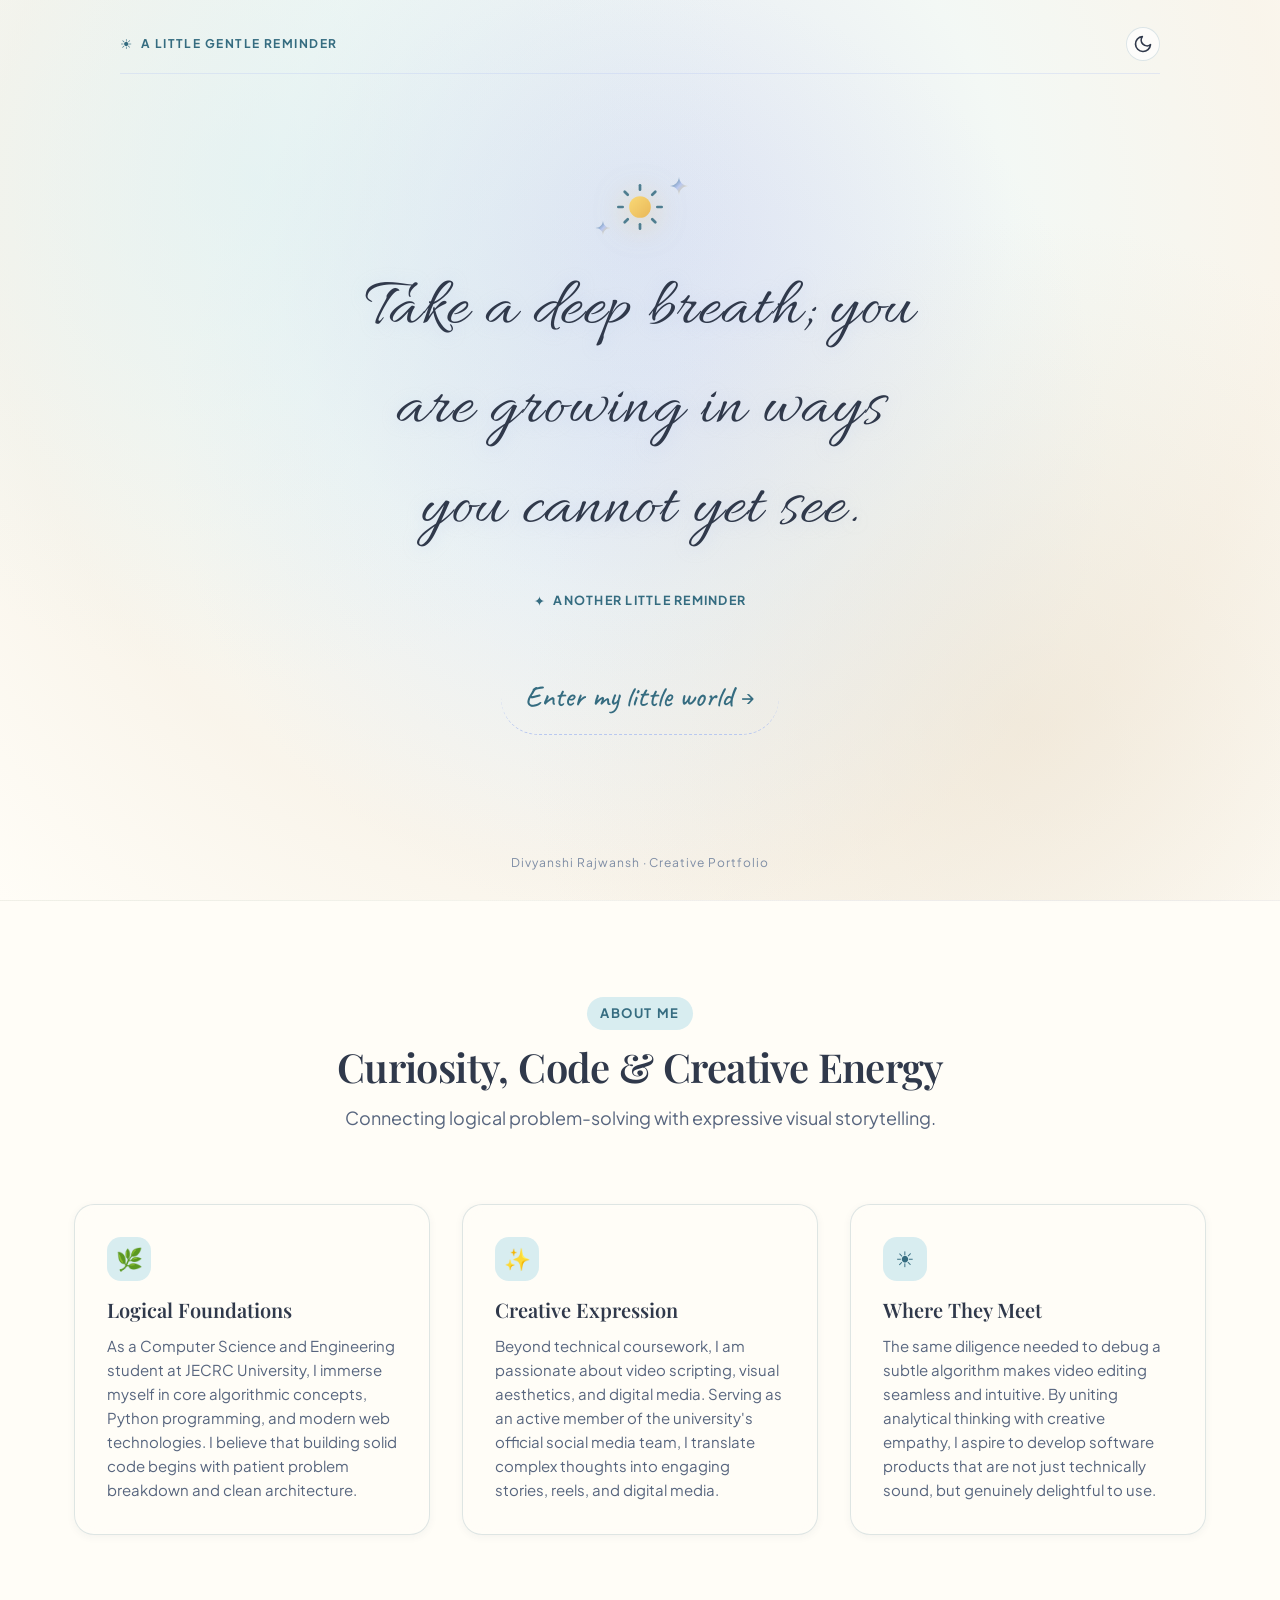
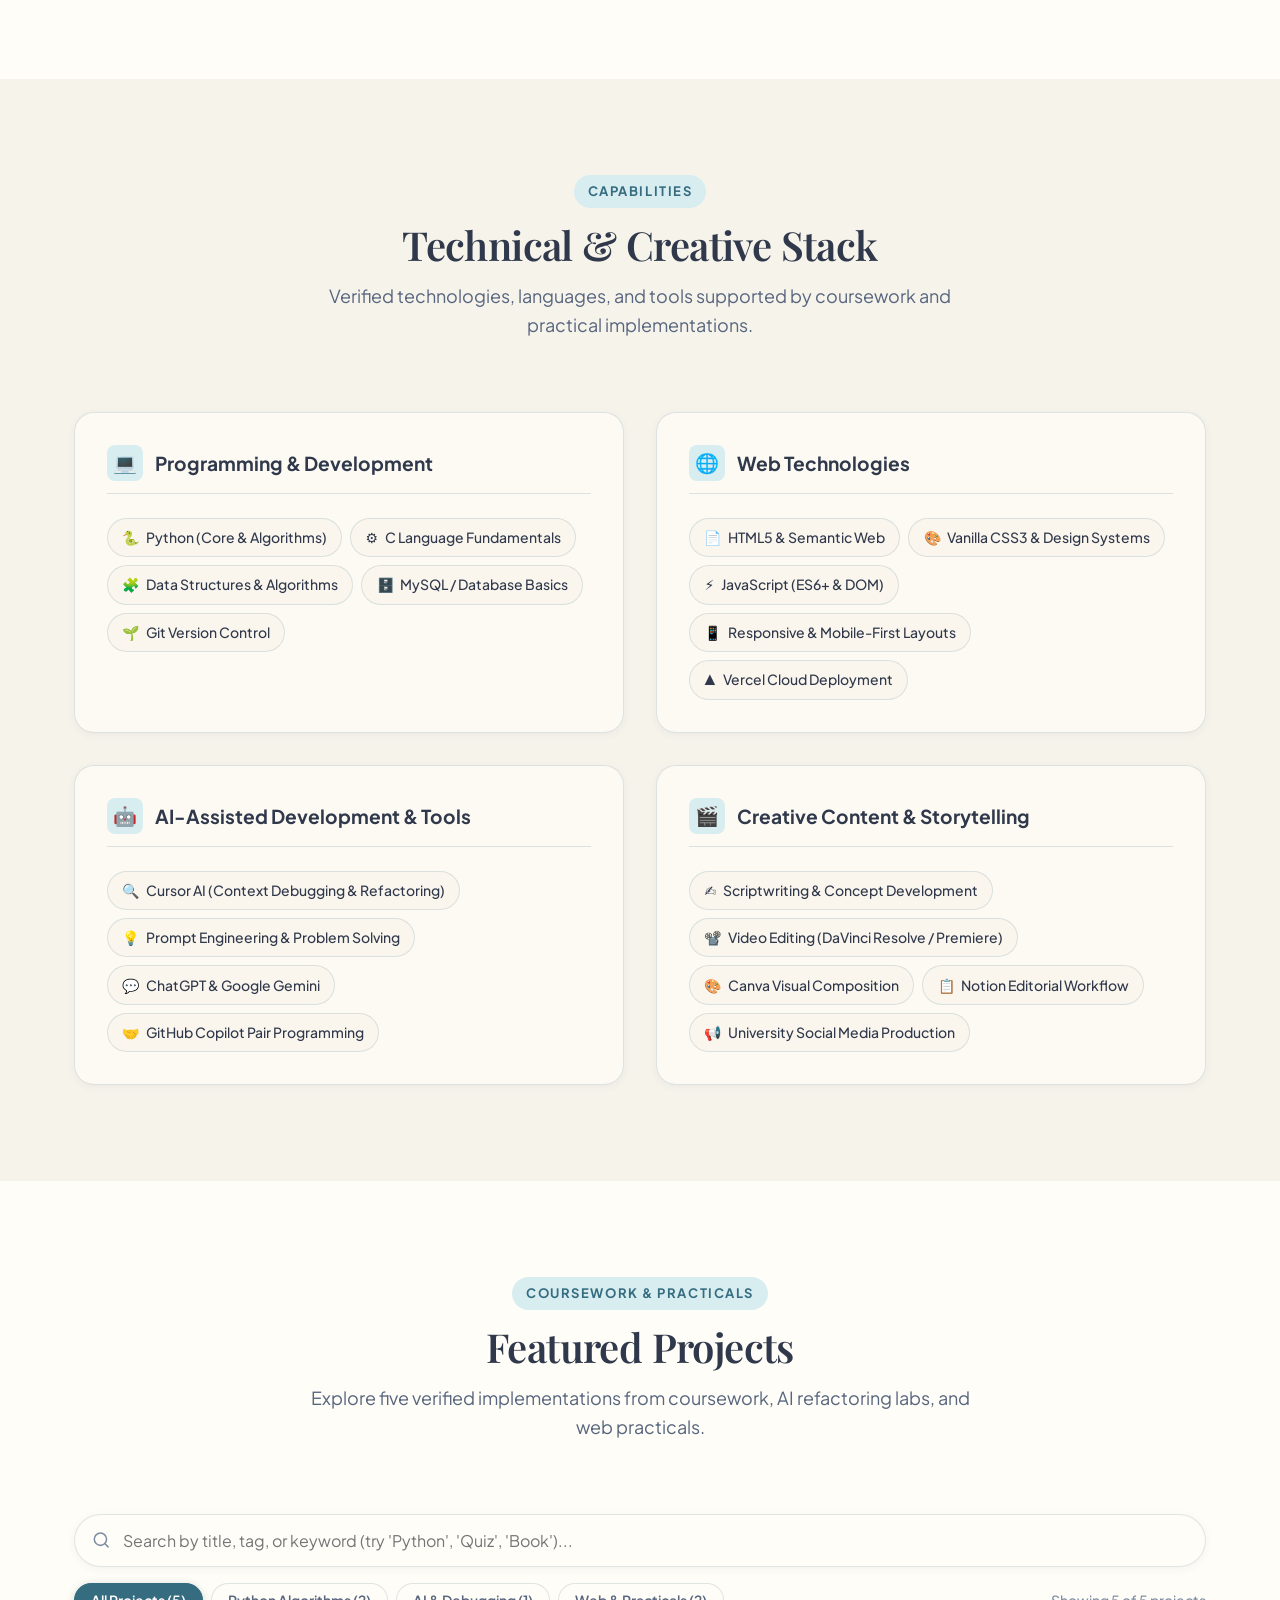
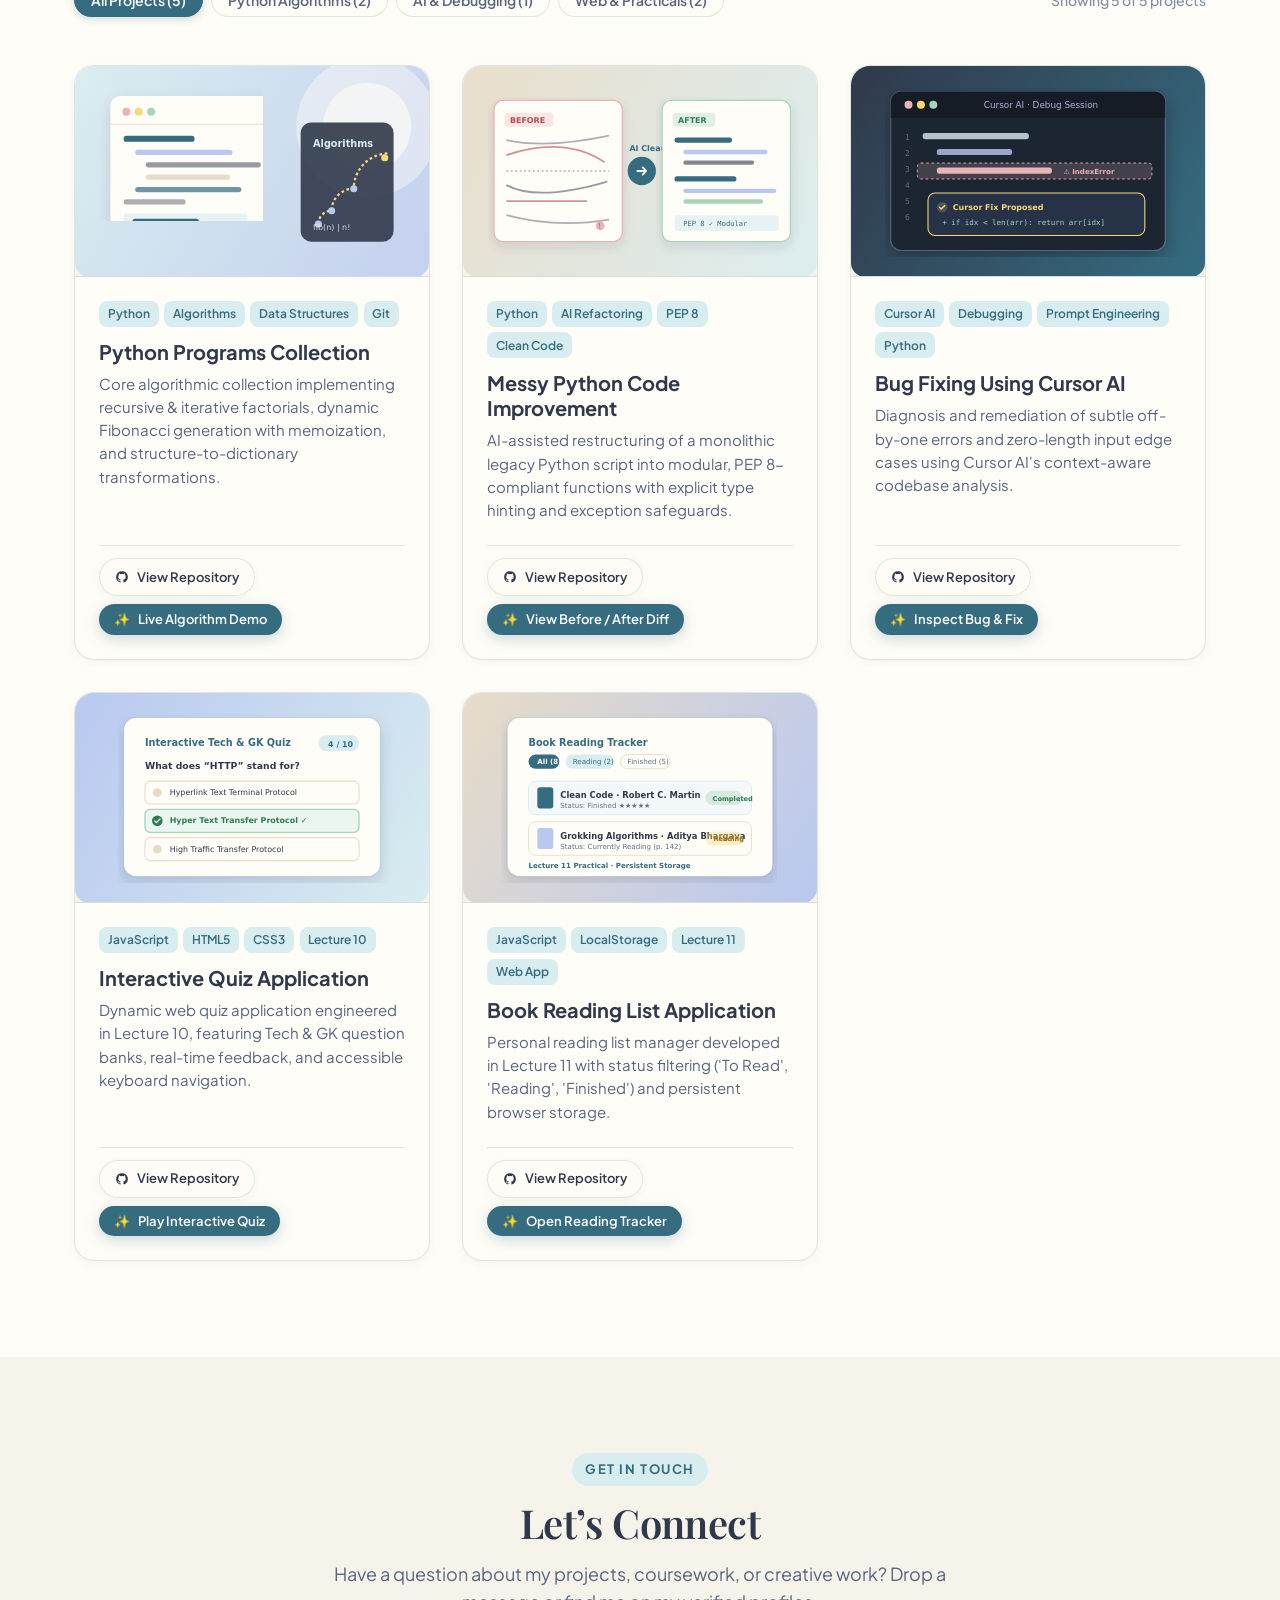
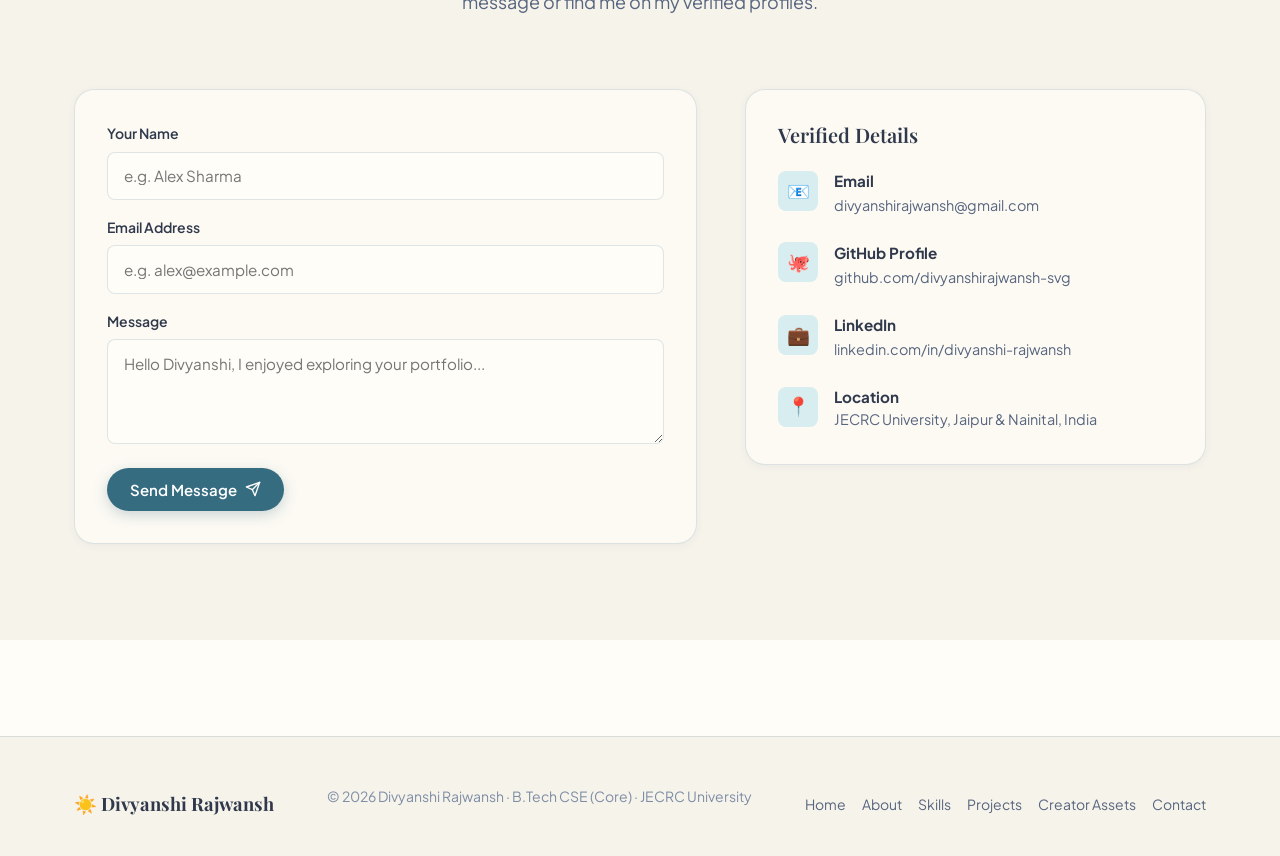
<file: index.html>
<!DOCTYPE html>
<html lang="en" data-theme="light">

<head>
  <meta charset="UTF-8" />
  <meta name="viewport" content="width=device-width, initial-scale=1.0" />
  <title>Divyanshi Rajwansh — Personal Portfolio</title>
  <meta name="description"
    content="Personal portfolio of Divyanshi Rajwansh — B.Tech Computer Science student at JECRC University, aspiring software engineer, and creative content creator." />
  <meta name="author" content="Divyanshi Rajwansh" />

  <!-- OpenGraph / Social Meta Tags -->
  <meta property="og:title" content="Divyanshi Rajwansh — Code Meets Creator" />
  <meta property="og:description"
    content="Where technology meets creativity, and every idea holds a little sunshine. Explore coursework projects, algorithms, and creative work." />
  <meta property="og:type" content="website" />
  <meta name="theme-color" content="#FFFDF7" />

  <!-- Google Fonts: Editorial Serif + Clean Modern Sans + Code Mono + Elegant Script -->
  <link rel="preconnect" href="https://fonts.googleapis.com" />
  <link rel="preconnect" href="https://fonts.gstatic.com" crossorigin />
  <link
    href="https://fonts.googleapis.com/css2?family=Allura&family=Parisienne&family=Great+Vibes&family=Alex+Brush&family=Caveat:wght@400;500;600;700&family=JetBrains+Mono:wght@400;500;600&family=Playfair+Display:ital,wght@0,500;0,600;0,700;1,400&family=Plus+Jakarta+Sans:wght@400;500;600;700&display=swap"
    rel="stylesheet" />

  <!-- Stylesheets -->
  <link rel="stylesheet" href="css/design-tokens.css" />
  <link rel="stylesheet" href="css/base.css" />
  <link rel="stylesheet" href="css/components.css" />
  <link rel="stylesheet" href="css/chat.css" />
  <link rel="stylesheet" href="css/responsive.css" />

  <!-- Early Theme Init Script (Prevents Theme Flash) -->
  <script>
    (function () {
      try {
        const saved = localStorage.getItem('divyanshi_portfolio_theme');
        const theme = saved ? saved : (window.matchMedia('(prefers-color-scheme: dark)').matches ? 'dark' : 'light');
        document.documentElement.setAttribute('data-theme', theme);
      } catch (e) { }
    })();
  </script>
</head>

<body>
  <!-- Accessibility Skip Link -->
  <a href="#main-content" class="skip-link">Skip to main content</a>

  <!-- ======================================================================
       WELCOME SCREEN: HANDWRITTEN AFFIRMATION EXPERIENCE
       ====================================================================== -->
  <aside class="welcome-screen" id="welcome-screen" aria-label="Welcome and daily affirmation">
    <div class="welcome-ambient-glow" aria-hidden="true"></div>

    <!-- Top Folio Bar with Gentle Reminder Label & Theme Toggle -->
    <div class="welcome-topbar">
      <div class="welcome-topbar-left">
        <span class="welcome-sun-dot" aria-hidden="true">☀️</span>
        <span class="welcome-brand-text">A Little Gentle Reminder</span>
      </div>
      <div class="welcome-topbar-right">
        <button type="button" class="theme-toggle-btn welcome-theme-toggle" data-theme-toggle aria-label="Switch theme">
          <svg class="icon-moon" viewBox="0 0 24 24" fill="none" stroke="currentColor" stroke-width="2"
            stroke-linecap="round" stroke-linejoin="round" aria-hidden="true">
            <path d="M21 12.79A9 9 0 1 1 11.21 3 7 7 0 0 0 21 12.79z" />
          </svg>
          <svg class="icon-sun" viewBox="0 0 24 24" fill="none" stroke="currentColor" stroke-width="2"
            stroke-linecap="round" stroke-linejoin="round" aria-hidden="true">
            <circle cx="12" cy="12" r="5" />
            <line x1="12" y1="1" x2="12" y2="3" />
            <line x1="12" y1="21" x2="12" y2="23" />
            <line x1="4.22" y1="4.22" x2="5.64" y2="5.64" />
            <line x1="18.36" y1="18.36" x2="19.78" y2="19.78" />
            <line x1="1" y1="12" x2="3" y2="12" />
            <line x1="21" y1="12" x2="23" y2="12" />
            <line x1="4.22" y1="19.78" x2="5.64" y2="18.36" />
            <line x1="18.36" y1="5.64" x2="19.78" y2="4.22" />
          </svg>
        </button>
      </div>
    </div>

    <!-- Center Stage: Motifs, Cursive Affirmation, Refresh Button, and Entry Invitation -->
    <div class="welcome-stage">
      <!-- Sunshine & Sparkle Motifs -->
      <div class="welcome-motifs" aria-hidden="true">
        <img src="images/sunshine.svg" alt="" class="welcome-sunshine-icon" width="52" height="52" />
        <img src="images/sparkle.svg" alt="" class="welcome-sparkle welcome-sparkle-1" width="22" height="22" />
        <img src="images/sparkle.svg" alt="" class="welcome-sparkle welcome-sparkle-2" width="18" height="18" />
      </div>

      <!-- Main Affirmation Card -->
      <div class="welcome-affirmation-card">
        <blockquote class="welcome-affirmation">
          <p id="affirmation-text" class="affirmation-text">You are capable of creating things that bring light and joy
            to others.</p>
        </blockquote>

        <!-- Understated Control: "Another little reminder" -->
        <button type="button" class="welcome-refresh-btn" id="welcome-refresh-btn"
          aria-label="Show another affirmation">
          <span class="refresh-sparkle" aria-hidden="true">✦</span>
          <span>Another little reminder</span>
        </button>
      </div>

      <!-- Small Handwritten-Style Entry Text (Delicate text invitation, NOT a large button) -->
      <div class="welcome-entry-container">
        <a href="#home" class="welcome-entry-link" id="welcome-entry-link" role="button"
          aria-label="Enter Divyanshi's portfolio">
          <span>Enter my little world</span>
          <span class="entry-arrow" aria-hidden="true">→</span>
        </a>
      </div>
    </div>

    <!-- Bottom Footer Annotation -->
    <div class="welcome-footer" aria-hidden="true">
      <span class="welcome-footer-tag">Divyanshi Rajwansh · Creative Portfolio</span>
    </div>
  </aside>

  <!-- ======================================================================
       HEADER & NAVIGATION
       ====================================================================== -->
  <header class="site-header" role="banner">
    <div class="container">
      <nav class="site-nav" aria-label="Primary Navigation">
        <a href="#home" class="brand-link" aria-label="Divyanshi Rajwansh Home">
          <img src="images/sunshine.svg" alt="" class="sun-icon" aria-hidden="true" width="24" height="24" />
          <span>Divyanshi</span>
        </a>

        <!-- Desktop & Mobile Navigation Links -->
        <div class="nav-menu-wrapper" id="primary-nav">
          <ul class="nav-links">
            <li><a href="#home" class="nav-link active">Home</a></li>
            <li><a href="#about" class="nav-link">About Me</a></li>
            <li><a href="#skills" class="nav-link">Skills</a></li>
            <li><a href="#projects" class="nav-link">Projects</a></li>
            <li><a href="assets.html" class="nav-link">Creator Assets</a></li>
            <li><a href="#contact" class="nav-link">Contact</a></li>
          </ul>

          <div class="nav-actions">
            <!-- Theme Toggle Button -->
            <button type="button" class="theme-toggle-btn" data-theme-toggle aria-label="Switch theme"
              aria-pressed="false" id="theme-toggle">
              <!-- Moon Icon for Light Mode -->
              <svg class="icon-moon" viewBox="0 0 24 24" fill="none" stroke="currentColor" stroke-width="2"
                stroke-linecap="round" stroke-linejoin="round" aria-hidden="true">
                <path d="M21 12.79A9 9 0 1 1 11.21 3 7 7 0 0 0 21 12.79z" />
              </svg>
              <!-- Sun Icon for Dark Mode -->
              <svg class="icon-sun" viewBox="0 0 24 24" fill="none" stroke="currentColor" stroke-width="2"
                stroke-linecap="round" stroke-linejoin="round" aria-hidden="true">
                <circle cx="12" cy="12" r="5" />
                <line x1="12" y1="1" x2="12" y2="3" />
                <line x1="12" y1="21" x2="12" y2="23" />
                <line x1="4.22" y1="4.22" x2="5.64" y2="5.64" />
                <line x1="18.36" y1="18.36" x2="19.78" y2="19.78" />
                <line x1="1" y1="12" x2="3" y2="12" />
                <line x1="21" y1="12" x2="23" y2="12" />
                <line x1="4.22" y1="19.78" x2="5.64" y2="18.36" />
                <line x1="18.36" y1="5.64" x2="19.78" y2="4.22" />
              </svg>
            </button>
          </div>
        </div>

        <!-- Mobile Hamburger Button -->
        <button type="button" class="mobile-nav-toggle" id="mobile-nav-toggle" aria-controls="primary-nav"
          aria-expanded="false" aria-label="Toggle navigation menu">
          <span></span>
          <span></span>
          <span></span>
        </button>
      </nav>
    </div>
  </header>

  <!-- ======================================================================
       MAIN CONTENT
       ====================================================================== -->
  <main id="main-content">

    <!-- ------------------------------------------------------------------
         HERO SECTION: FIRST IMPRESSION
         ------------------------------------------------------------------ -->
    <!-- ------------------------------------------------------------------
         HERO SECTION: EDITORIAL PINTEREST-INSPIRED VISUAL COVER
         ------------------------------------------------------------------ -->
    <header class="hero-section editorial-hero" id="home">
      <!-- Ambient Coastal Glow Backdrop -->
      <div class="hero-ambient-glow" aria-hidden="true"></div>

      <!-- Playful Hero Background Doodles (Thin navy, crisp white, yellow accents) -->
      <div class="hero-doodles-backdrop" aria-hidden="true">
        <!-- Sun doodle in upper right -->
        <img src="images/doodle-sun.svg" alt="" class="hero-doodle bg-doodle-sun" width="68" height="68" />
        <!-- Dotted sweeping path across upper left -->
        <img src="images/doodle-trail.svg" alt="" class="hero-doodle bg-doodle-trail-left" width="130" height="65" />
        <!-- Radiant starburst near left flank -->
        <img src="images/doodle-starburst.svg" alt="" class="hero-doodle bg-doodle-starburst-left" width="36" height="36" />
        <!-- Delicate sketch heart near introduction card -->
        <img src="images/doodle-heart.svg" alt="" class="hero-doodle bg-doodle-heart-left" width="30" height="30" />
        <!-- Radiant starburst in upper right -->
        <img src="images/doodle-starburst.svg" alt="" class="hero-doodle bg-doodle-starburst-right" width="40" height="40" />
        <!-- Four-point star near right flank -->
        <img src="images/sparkle.svg" alt="" class="hero-sparkle bg-doodle-sparkle-right" width="26" height="26" />
      </div>

      <div class="container hero-container">

        <!-- Micro Top Folio (Positioned high up, zero vertical waste) -->
        <div class="hero-top-folio" aria-hidden="true">
          <span class="editorial-kicker">
            <span class="editorial-sun-dot">☀️</span>
            <span>PORTFOLIO // VOL. 2026 · JECRC UNIVERSITY, JAIPUR</span>
          </span>
        </div>

        <!-- Flowing Signature Headline across the Upper Hero (Layered behind the portrait) -->
        <div class="hero-signature-banner" aria-label="Divyanshi Rajwansh">
          <h1 class="hero-signature-headline">Divyanshi Rajwansh</h1>
          <!-- Four-point star sparkles & hand-drawn doodles around the name -->
          <img src="images/sparkle.svg" alt="" class="hero-sparkle headline-sparkle-left" aria-hidden="true" width="22" height="22" />
          <img src="images/doodle-starburst.svg" alt="" class="hero-doodle headline-starburst-left" aria-hidden="true" width="24" height="24" />
          <img src="images/sparkle.svg" alt="" class="hero-sparkle headline-sparkle-right" aria-hidden="true" width="26" height="26" />
          <img src="images/doodle-heart.svg" alt="" class="hero-doodle headline-heart-right" aria-hidden="true" width="22" height="22" />
        </div>

        <!-- The 3-Column Editorial Stage -->
        <div class="editorial-stage">

          <!-- Left Column: Supporting Introduction & Action Buttons beneath it -->
          <div class="editorial-flank flank-left">
            <!-- Introduction Card -->
            <aside class="editorial-card glass-panel-editorial intro-card" aria-label="Introduction">
              <div class="card-badge">
                <span class="card-badge-icon">✨</span>
                <span>INTRODUCTION</span>
              </div>
              <img src="images/doodle-heart.svg" alt="" class="hero-doodle intro-doodle-heart" aria-hidden="true" width="18" height="18" />
              <p class="intro-description">
                I'm a computer science student exploring software development while expressing my creativity through
                digital media. Building with code, creating with purpose, and finding a little sunshine in the process.
              </p>
              <div class="intro-meta-foot">
                <span class="meta-location-dot"></span>
                <span>Jaipur &amp; Nainital, India</span>
              </div>
            </aside>

            <!-- Buttons beneath the Introduction (Requirement 4 & 8) -->
            <div class="hero-actions">
              <a href="#projects" class="btn btn-primary" id="hero-cta-projects">
                <span>Explore My Work</span>
                <svg width="15" height="15" viewBox="0 0 24 24" fill="none" stroke="currentColor" stroke-width="2"
                  stroke-linecap="round" stroke-linejoin="round" aria-hidden="true">
                  <line x1="5" y1="12" x2="19" y2="12" />
                  <polyline points="12 5 19 12 12 19" />
                </svg>
              </a>
              <a href="#about" class="btn btn-secondary" id="hero-cta-about">Get to Know Me</a>
            </div>
          </div>

          <!-- Center Column: Photographic Cutout overlapping headline with Dotted Silhouette Outline -->
          <div class="editorial-portrait-centerpiece">
            <!-- Ambient Soft Halo -->
            <div class="portrait-halo" aria-hidden="true"></div>

            <!-- Hand-drawn Sunshine Motif near the top of the portrait -->
            <div class="portrait-sunshine-badge" aria-hidden="true">
              <img src="images/sunshine.svg" alt="" class="portrait-sunshine-icon" width="46" height="46" />
            </div>

            <!-- Central Portrait Cutout Frame with Dotted Silhouette Outline & Cutout -->
            <div class="editorial-portrait-cutout-frame">
              <!-- Dotted Hand-Drawn Silhouette Doodle Layer (traces exact human contour) -->
              <img src="images/silhouette-doodle.svg" alt="" class="editorial-silhouette-doodle-overlay" aria-hidden="true" width="1200" height="1600" />

              <!-- Genuine Transparent Portrait Cutout (layered above outline) -->
              <picture class="editorial-portrait-picture">
                <source srcset="images/me-cutout.webp" type="image/webp" />
                <img src="images/me-cutout.png" onerror="this.onerror=null; this.src='images/me.jpeg';"
                  alt="Portrait of Divyanshi Rajwansh" class="editorial-portrait-cutout-img" id="hero-portrait"
                  width="1200" height="1600" loading="eager" />
              </picture>
            </div>

            <!-- Dotted curved doodle trail & accent sparkles around portrait -->
            <img src="images/doodle-trail.svg" alt="" class="hero-doodle centerpiece-doodle-trail" aria-hidden="true" width="68" height="34" />
            <img src="images/sparkle.svg" alt="" class="hero-sparkle hero-sparkle-center" aria-hidden="true" width="24" height="24" />
          </div>

          <!-- Right Column: Designation Card & Lower-Right Tagline -->
          <div class="editorial-flank flank-right">
            <!-- Designation Card -->
            <aside class="editorial-card glass-panel-editorial designation-card" aria-label="Designation">
              <div class="card-badge">
                <span class="card-badge-icon">🎓</span>
                <span>B.TECH STUDENT</span>
              </div>
              <h2 class="hero-designation">Aspiring Software Engineer &nbsp;|&nbsp; Content Creator</h2>
              <p class="hero-university-text">JECRC University, Jaipur</p>
            </aside>

            <!-- Tagline in Lower-Right with handwritten font, rotation, hand-drawn underline, arrow & heart -->
            <div class="hero-tagline-wrap" aria-label="Personal Tagline">
              <img src="images/doodle-arrow.svg" alt="" class="hero-doodle tagline-doodle-arrow" aria-hidden="true" width="52" height="30" />
              <p class="hero-tagline">“A little bit of internet, a little bit of intelligence.”</p>
              <svg class="hand-drawn-underline" viewBox="0 0 260 20" fill="none" xmlns="http://www.w3.org/2000/svg"
                aria-hidden="true">
                <path d="M 4 12 Q 70 17 140 11 Q 200 6 244 13" stroke="currentColor" stroke-width="2"
                  stroke-linecap="round" />
                <path d="M 251 7 C 249 4 245 5 245 8 C 245 11 251 14 251 14 C 251 14 257 11 257 8 C 257 5 253 4 251 7 Z"
                  fill="currentColor" opacity="0.9" />
              </svg>
            </div>
          </div>

        </div>

        <!-- Editorial Bottom Footer & Scroll Cue -->
        <div class="hero-editorial-footer">
          <a href="#projects" class="hero-scroll-cue" aria-label="Scroll to projects section">
            <span>Discover Projects</span>
            <svg width="14" height="14" viewBox="0 0 24 24" fill="none" stroke="currentColor" stroke-width="2"
              stroke-linecap="round" stroke-linejoin="round" aria-hidden="true">
              <polyline points="6 9 12 15 18 9" />
            </svg>
          </a>
        </div>

      </div>
    </header>

    <!-- ------------------------------------------------------------------
         ABOUT ME SECTION
         ------------------------------------------------------------------ -->
    <section class="section" id="about" aria-labelledby="about-heading">
      <div class="container">
        <header class="section-header">
          <p class="section-kicker">About Me</p>
          <h2 id="about-heading">Curiosity, Code &amp; Creative Energy</h2>
          <p class="section-lead">Connecting logical problem-solving with expressive visual storytelling.</p>
        </header>

        <div class="about-grid">
          <!-- Card 1 -->
          <article class="glass-panel about-card">
            <div class="about-card-icon" aria-hidden="true">🌿</div>
            <h3>Logical Foundations</h3>
            <p>
              As a Computer Science and Engineering student at JECRC University, I immerse myself in core algorithmic
              concepts, Python programming, and modern web technologies. I believe that building solid code begins with
              patient problem breakdown and clean architecture.
            </p>
          </article>

          <!-- Card 2 -->
          <article class="glass-panel about-card">
            <div class="about-card-icon" aria-hidden="true">✨</div>
            <h3>Creative Expression</h3>
            <p>
              Beyond technical coursework, I am passionate about video scripting, visual aesthetics, and digital media.
              Serving as an active member of the university's official social media team, I translate complex thoughts
              into engaging stories, reels, and digital media.
            </p>
          </article>

          <!-- Card 3 -->
          <article class="glass-panel about-card">
            <div class="about-card-icon" aria-hidden="true">☀️</div>
            <h3>Where They Meet</h3>
            <p>
              The same diligence needed to debug a subtle algorithm makes video editing seamless and intuitive. By
              uniting analytical thinking with creative empathy, I aspire to develop software products that are not just
              technically sound, but genuinely delightful to use.
            </p>
          </article>
        </div>
      </div>
    </section>

    <!-- ------------------------------------------------------------------
         SKILLS SECTION
         ------------------------------------------------------------------ -->
    <section class="section" id="skills" aria-labelledby="skills-heading" style="background:var(--bg-secondary);">
      <div class="container">
        <header class="section-header">
          <p class="section-kicker">Capabilities</p>
          <h2 id="skills-heading">Technical &amp; Creative Stack</h2>
          <p class="section-lead">Verified technologies, languages, and tools supported by coursework and practical
            implementations.</p>
        </header>

        <div class="skills-grid">
          <!-- Category 1 -->
          <div class="glass-panel skill-category-card">
            <div class="skill-cat-header">
              <span class="skill-cat-icon">💻</span>
              <h3>Programming &amp; Development</h3>
            </div>
            <ul class="skill-pills-list">
              <li class="skill-pill"><span>🐍</span> Python (Core &amp; Algorithms)</li>
              <li class="skill-pill"><span>⚙️</span> C Language Fundamentals</li>
              <li class="skill-pill"><span>🧩</span> Data Structures &amp; Algorithms</li>
              <li class="skill-pill"><span>🗄️</span> MySQL / Database Basics</li>
              <li class="skill-pill"><span>🌱</span> Git Version Control</li>
            </ul>
          </div>

          <!-- Category 2 -->
          <div class="glass-panel skill-category-card">
            <div class="skill-cat-header">
              <span class="skill-cat-icon">🌐</span>
              <h3>Web Technologies</h3>
            </div>
            <ul class="skill-pills-list">
              <li class="skill-pill"><span>📄</span> HTML5 &amp; Semantic Web</li>
              <li class="skill-pill"><span>🎨</span> Vanilla CSS3 &amp; Design Systems</li>
              <li class="skill-pill"><span>⚡</span> JavaScript (ES6+ &amp; DOM)</li>
              <li class="skill-pill"><span>📱</span> Responsive &amp; Mobile-First Layouts</li>
              <li class="skill-pill"><span>▲</span> Vercel Cloud Deployment</li>
            </ul>
          </div>

          <!-- Category 3 -->
          <div class="glass-panel skill-category-card">
            <div class="skill-cat-header">
              <span class="skill-cat-icon">🤖</span>
              <h3>AI-Assisted Development &amp; Tools</h3>
            </div>
            <ul class="skill-pills-list">
              <li class="skill-pill"><span>🔍</span> Cursor AI (Context Debugging &amp; Refactoring)</li>
              <li class="skill-pill"><span>💡</span> Prompt Engineering &amp; Problem Solving</li>
              <li class="skill-pill"><span>💬</span> ChatGPT &amp; Google Gemini</li>
              <li class="skill-pill"><span>🤝</span> GitHub Copilot Pair Programming</li>
            </ul>
          </div>

          <!-- Category 4 -->
          <div class="glass-panel skill-category-card">
            <div class="skill-cat-header">
              <span class="skill-cat-icon">🎬</span>
              <h3>Creative Content &amp; Storytelling</h3>
            </div>
            <ul class="skill-pills-list">
              <li class="skill-pill"><span>✍️</span> Scriptwriting &amp; Concept Development</li>
              <li class="skill-pill"><span>📽️</span> Video Editing (DaVinci Resolve / Premiere)</li>
              <li class="skill-pill"><span>🎨</span> Canva Visual Composition</li>
              <li class="skill-pill"><span>📋</span> Notion Editorial Workflow</li>
              <li class="skill-pill"><span>📢</span> University Social Media Production</li>
            </ul>
          </div>
        </div>
      </div>
    </section>

    <!-- ------------------------------------------------------------------
         PROJECTS SECTION (SEARCH & FILTER)
         ------------------------------------------------------------------ -->
    <section class="section" id="projects" aria-labelledby="projects-heading">
      <div class="container">
        <header class="section-header">
          <p class="section-kicker">Coursework &amp; Practicals</p>
          <h2 id="projects-heading">Featured Projects</h2>
          <p class="section-lead">Explore five verified implementations from coursework, AI refactoring labs, and web
            practicals.</p>
        </header>

        <!-- Search and Filter Toolbar -->
        <div class="project-toolbar" role="search" aria-label="Project filter and search">
          <!-- Search Field -->
          <div class="search-bar-wrapper">
            <svg class="search-icon-left" viewBox="0 0 24 24" fill="none" stroke="currentColor" stroke-width="2"
              stroke-linecap="round" stroke-linejoin="round" aria-hidden="true">
              <circle cx="11" cy="11" r="8" />
              <line x1="21" y1="21" x2="16.65" y2="16.65" />
            </svg>
            <input type="search" id="project-search-input" class="search-input"
              placeholder="Search by title, tag, or keyword (try 'Python', 'Quiz', 'Book')..." autocomplete="off"
              aria-label="Search project cards" />
            <button type="button" id="project-search-clear" class="search-clear-btn"
              aria-label="Clear search input">×</button>
          </div>

          <!-- Category Pills & Result Counter -->
          <div class="filter-pills-row">
            <button type="button" class="filter-pill-btn active" data-filter-category="all">All Projects (5)</button>
            <button type="button" class="filter-pill-btn" data-filter-category="python">Python Algorithms (2)</button>
            <button type="button" class="filter-pill-btn" data-filter-category="ai">AI &amp; Debugging (1)</button>
            <button type="button" class="filter-pill-btn" data-filter-category="web">Web &amp; Practicals (2)</button>

            <span class="filter-results-counter" id="projects-results-counter" aria-live="polite">Showing 5 of 5
              projects</span>
          </div>
        </div>

        <!-- Rendered Project Cards Grid -->
        <div class="project-grid" id="projects-grid" aria-label="Project cards list"></div>

        <!-- Empty State (Shown when search has no matches) -->
        <div class="empty-search-state glass-panel" id="projects-empty-state" style="display:none;" role="status">
          <img src="images/sunshine.svg" alt="" class="empty-search-icon" aria-hidden="true" width="56" height="56" />
          <h3>No matching projects found</h3>
          <p>Try searching for “Python”, “Quiz”, “Book”, or resetting your category filter.</p>
        </div>
      </div>
    </section>

    <!-- ------------------------------------------------------------------
         CONTACT SECTION
         ------------------------------------------------------------------ -->
    <section class="section" id="contact" aria-labelledby="contact-heading" style="background:var(--bg-secondary);">
      <div class="container">
        <header class="section-header">
          <p class="section-kicker">Get in Touch</p>
          <h2 id="contact-heading">Let’s Connect</h2>
          <p class="section-lead">Have a question about my projects, coursework, or creative work? Drop a message or
            find me on my verified profiles.</p>
        </header>

        <div class="contact-layout">
          <!-- Interactive Contact Form -->
          <form class="glass-panel contact-form" id="contact-form" novalidate aria-label="Contact Divyanshi">
            <div class="form-field">
              <label for="contact-name" class="form-label">Your Name</label>
              <input type="text" id="contact-name" class="form-input" placeholder="e.g. Alex Sharma" required />
              <p class="form-error" id="contact-name-error" role="alert"></p>
            </div>

            <div class="form-field">
              <label for="contact-email" class="form-label">Email Address</label>
              <input type="email" id="contact-email" class="form-input" placeholder="e.g. alex@example.com" required />
              <p class="form-error" id="contact-email-error" role="alert"></p>
            </div>

            <div class="form-field">
              <label for="contact-message" class="form-label">Message</label>
              <textarea id="contact-message" class="form-textarea" rows="4"
                placeholder="Hello Divyanshi, I enjoyed exploring your portfolio..." required></textarea>
              <p class="form-error" id="contact-message-error" role="alert"></p>
            </div>

            <button type="submit" class="btn btn-primary" id="contact-submit-btn">
              <span>Send Message</span>
              <svg width="16" height="16" viewBox="0 0 24 24" fill="none" stroke="currentColor" stroke-width="2"
                stroke-linecap="round" stroke-linejoin="round" aria-hidden="true">
                <line x1="22" y1="2" x2="11" y2="13" />
                <polygon points="22 2 15 22 11 13 2 9 22 2" />
              </svg>
            </button>

            <!-- Honest Feedback State -->
            <div id="contact-feedback" class="form-feedback-box" role="status"></div>
          </form>

          <!-- Verified Information Card -->
          <div class="glass-panel contact-info-card">
            <h3 style="font-size:1.25rem;">Verified Details</h3>

            <div class="contact-detail-row">
              <div class="contact-detail-icon" aria-hidden="true">📧</div>
              <div class="contact-detail-text">
                <h4>Email</h4>
                <a href="mailto:divyanshirajwansh@gmail.com">divyanshirajwansh@gmail.com</a>
              </div>
            </div>

            <div class="contact-detail-row">
              <div class="contact-detail-icon" aria-hidden="true">🐙</div>
              <div class="contact-detail-text">
                <h4>GitHub Profile</h4>
                <a href="https://github.com/divyanshirajwansh-svg" target="_blank"
                  rel="noopener noreferrer">github.com/divyanshirajwansh-svg</a>
              </div>
            </div>

            <div class="contact-detail-row">
              <div class="contact-detail-icon" aria-hidden="true">💼</div>
              <div class="contact-detail-text">
                <h4>LinkedIn</h4>
                <a href="https://www.linkedin.com/in/divyanshi-rajwansh-4464b9283" target="_blank"
                  rel="noopener noreferrer">linkedin.com/in/divyanshi-rajwansh</a>
              </div>
            </div>

            <div class="contact-detail-row">
              <div class="contact-detail-icon" aria-hidden="true">📍</div>
              <div class="contact-detail-text">
                <h4>Location</h4>
                <p>JECRC University, Jaipur &amp; Nainital, India</p>
              </div>
            </div>
          </div>
        </div>
      </div>
    </section>

  </main>

  <!-- ======================================================================
       INTERACTIVE MODAL OVERLAYS (Demo Walkthroughs)
       ====================================================================== -->
  <div class="modal-overlay" id="demo-modal-overlay" role="dialog" aria-modal="true" aria-labelledby="demo-modal-title">
    <div class="modal-box" id="demo-modal-box">
      <button type="button" class="modal-close-btn" id="demo-modal-close" aria-label="Close modal dialog">×</button>
      <div id="demo-modal-body"></div>
    </div>
  </div>

  <!-- ======================================================================
       SKY AI CHATBOT (Friendly & Optimistic Companion)
       ====================================================================== -->
  <!-- Floating Launcher Trigger -->
  <button type="button" class="sky-chat-launcher" id="sky-chat-launcher" aria-label="Open Sky AI portfolio assistant"
    aria-haspopup="dialog">
    <div class="launcher-avatar" aria-hidden="true">☀️</div>
    <div class="launcher-text">
      <span class="launcher-name">Chat with Sky</span>
      <span class="launcher-sub">AI Companion · Ask me anything</span>
    </div>
  </button>

  <!-- Floating Chat Window / Mobile Drawer -->
  <div class="sky-chat-window" id="sky-chat-window" role="dialog" aria-label="Sky AI Portfolio Assistant"
    aria-hidden="true">
    <!-- Header -->
    <div class="sky-chat-header">
      <div class="header-left">
        <div class="chat-bot-avatar" aria-hidden="true">☀️</div>
        <div class="header-details">
          <h3>Sky</h3>
          <div class="header-status">
            <span class="status-dot" aria-hidden="true"></span>
            <span>Active &amp; Grounded</span>
          </div>
        </div>
      </div>
      <button type="button" class="chat-close-btn" id="sky-chat-close" aria-label="Close Sky chat">×</button>
    </div>

    <!-- Messages Container -->
    <div class="sky-chat-messages" id="sky-chat-messages" role="log" aria-live="polite"></div>

    <!-- Suggested Question Chips -->
    <div class="chat-suggestions-box" id="sky-chat-suggestions" aria-label="Suggested questions"></div>

    <!-- Chat Input Form -->
    <form class="sky-chat-input-bar" id="sky-chat-form">
      <input type="text" id="sky-chat-input" class="chat-input"
        placeholder="Ask Sky about Divyanshi's projects or skills..." autocomplete="off" maxlength="300"
        aria-label="Your message to Sky" />
      <button type="submit" class="chat-send-btn" id="sky-chat-send" aria-label="Send message">
        <svg width="15" height="15" viewBox="0 0 24 24" fill="none" stroke="currentColor" stroke-width="2"
          stroke-linecap="round" stroke-linejoin="round" aria-hidden="true">
          <line x1="22" y1="2" x2="11" y2="13" />
          <polygon points="22 2 15 22 11 13 2 9 22 2" />
        </svg>
      </button>
    </form>
  </div>

  <!-- ======================================================================
       FOOTER
       ====================================================================== -->
  <footer class="site-footer" role="contentinfo">
    <div class="container">
      <div class="footer-inner">
        <div class="footer-brand">
          <span>☀️ Divyanshi Rajwansh</span>
        </div>
        <p class="footer-copy">© 2026 Divyanshi Rajwansh · B.Tech CSE (Core) · JECRC University</p>
        <ul class="footer-links">
          <li><a href="#home">Home</a></li>
          <li><a href="#about">About</a></li>
          <li><a href="#skills">Skills</a></li>
          <li><a href="#projects">Projects</a></li>
          <li><a href="assets.html">Creator Assets</a></li>
          <li><a href="#contact">Contact</a></li>
        </ul>
      </div>
    </div>
  </footer>

  <!-- Scripts -->
  <script src="js/theme.js"></script>
  <script src="js/welcome.js"></script>
  <script src="js/projects-data.js"></script>
  <script src="js/projects.js"></script>
  <script src="js/contact.js"></script>
  <script src="js/sky-chat.js"></script>
  <script src="js/main.js"></script>
</body>

</html>
</file>
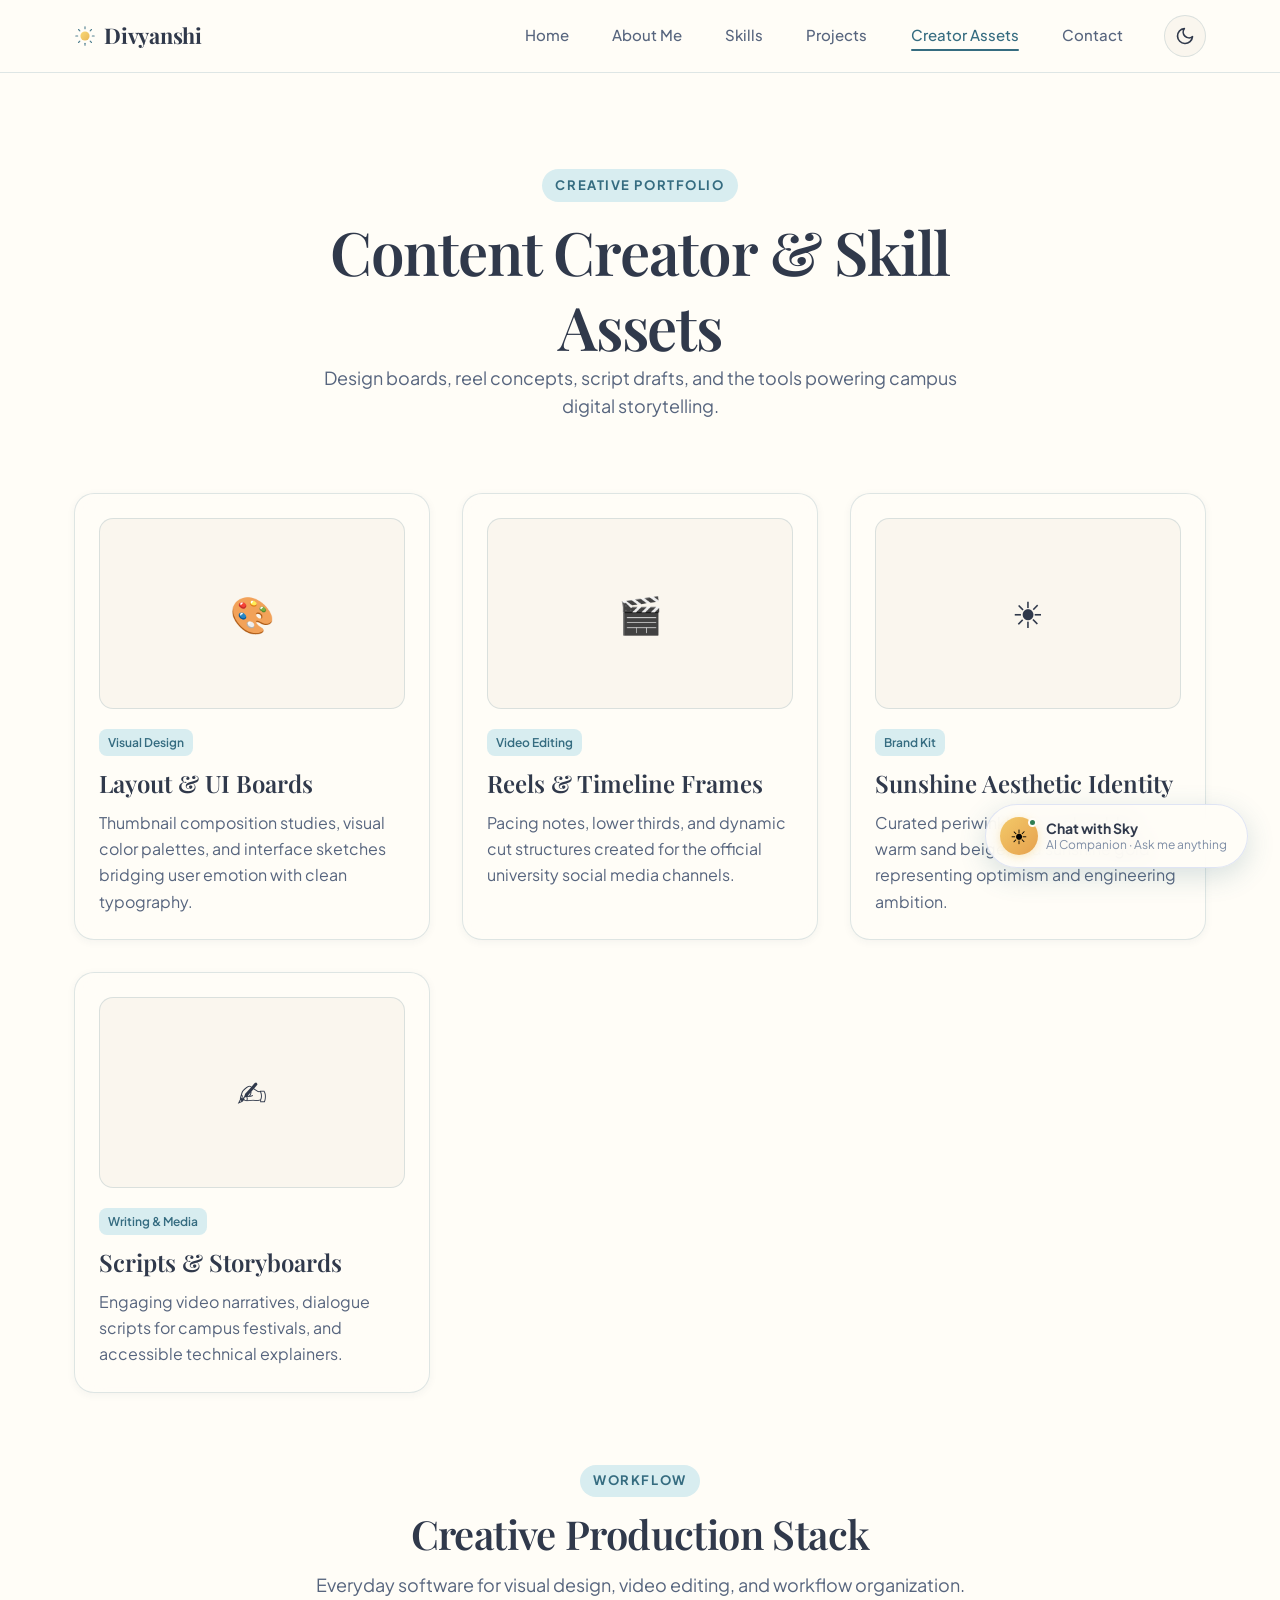
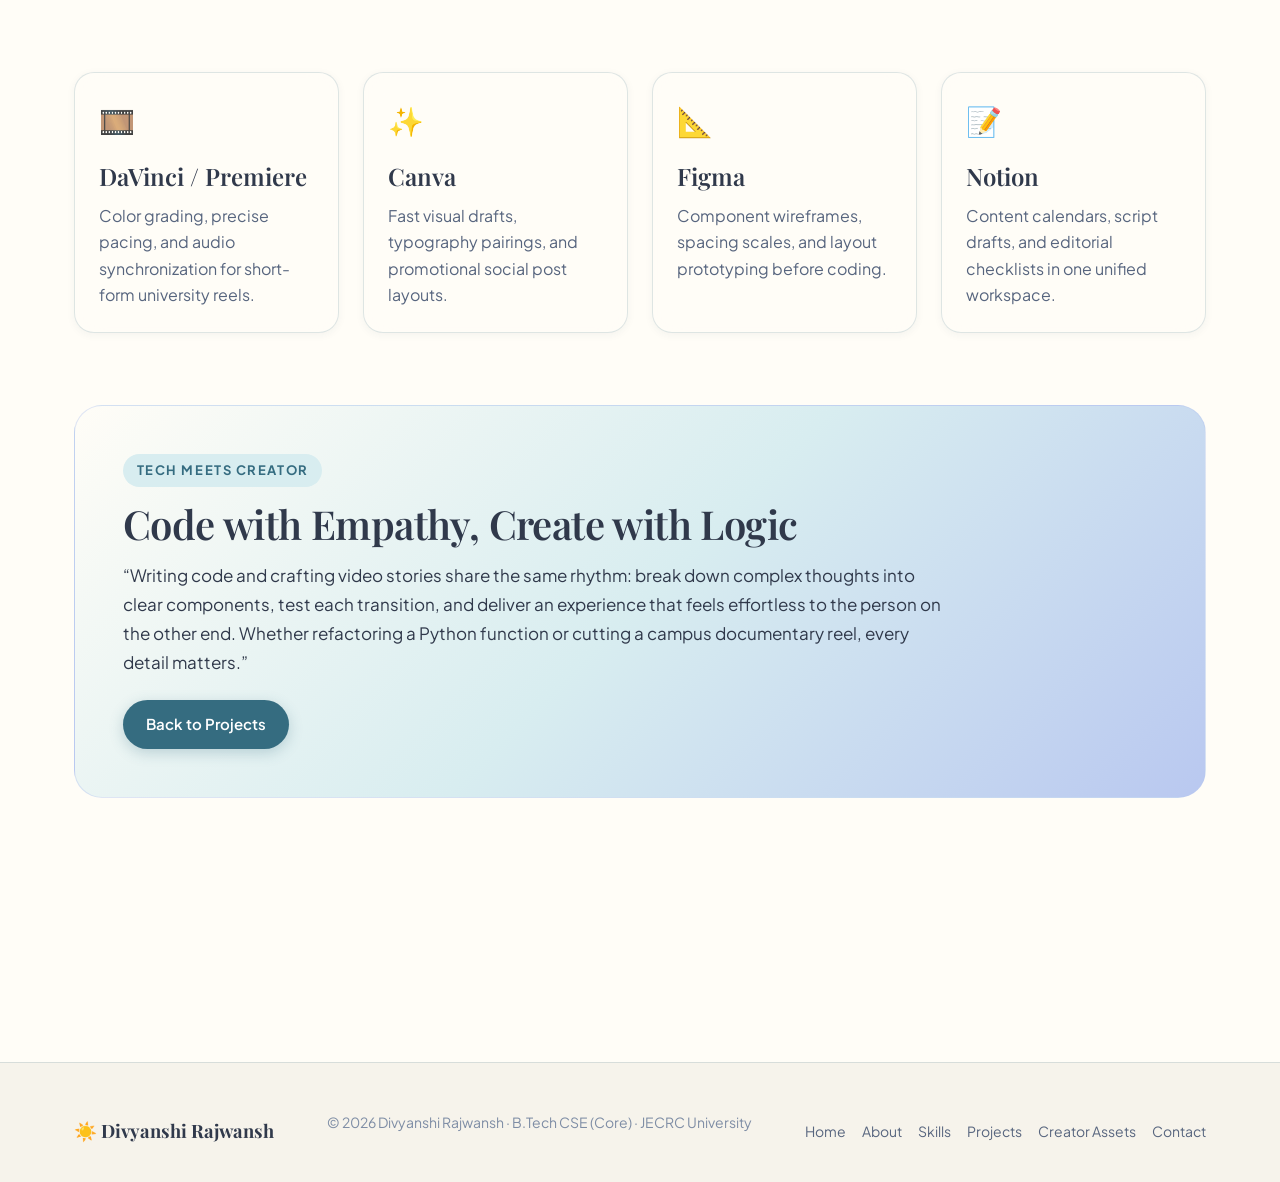
<file: assets.html>
<!DOCTYPE html>
<html lang="en" data-theme="light">
<head>
  <meta charset="UTF-8" />
  <meta name="viewport" content="width=device-width, initial-scale=1.0" />
  <title>Creator Assets — Divyanshi Rajwansh</title>
  <meta name="description" content="Visual media assets, design boards, and creative storytelling stack by Divyanshi Rajwansh." />
  
  <!-- Google Fonts -->
  <link rel="preconnect" href="https://fonts.googleapis.com" />
  <link rel="preconnect" href="https://fonts.gstatic.com" crossorigin />
  <link href="https://fonts.googleapis.com/css2?family=JetBrains+Mono:wght@400;500;600&family=Playfair+Display:ital,wght@0,500;0,600;0,700;1,400;1,600&family=Plus+Jakarta+Sans:wght@400;500;600;700&display=swap" rel="stylesheet" />

  <!-- Stylesheets -->
  <link rel="stylesheet" href="css/design-tokens.css" />
  <link rel="stylesheet" href="css/base.css" />
  <link rel="stylesheet" href="css/components.css" />
  <link rel="stylesheet" href="css/chat.css" />
  <link rel="stylesheet" href="css/responsive.css" />

  <style>
    .asset-grid {
      display: grid;
      grid-template-columns: repeat(auto-fill, minmax(270px, 1fr));
      gap: var(--space-xl);
      margin-bottom: var(--space-3xl);
    }
    .asset-card {
      padding: var(--space-lg);
      display: flex;
      flex-direction: column;
      gap: var(--space-sm);
    }
    .asset-preview-box {
      width: 100%;
      aspect-ratio: 16 / 10;
      border-radius: var(--radius-md);
      background: var(--bg-card-subtle);
      border: 1px solid var(--border-color);
      display: flex;
      align-items: center;
      justify-content: center;
      font-size: 2.25rem;
      margin-bottom: var(--space-xs);
    }
    .tool-grid {
      display: grid;
      grid-template-columns: repeat(auto-fill, minmax(220px, 1fr));
      gap: var(--space-lg);
      margin-bottom: var(--space-3xl);
    }
    .synergy-card {
      padding: var(--space-2xl);
      border-radius: var(--radius-xl);
      background: var(--gradient-coastal);
      border: 1px solid var(--border-light);
      margin-bottom: var(--space-3xl);
    }
    [data-theme="dark"] .synergy-card {
      background: var(--bg-card);
    }
  </style>

  <script>
    (function() {
      try {
        const saved = localStorage.getItem('divyanshi_portfolio_theme');
        const theme = saved ? saved : (window.matchMedia('(prefers-color-scheme: dark)').matches ? 'dark' : 'light');
        document.documentElement.setAttribute('data-theme', theme);
      } catch (e) {}
    })();
  </script>
</head>
<body>
  <a href="#main-content" class="skip-link">Skip to main content</a>

  <!-- Header -->
  <header class="site-header" role="banner">
    <div class="container">
      <nav class="site-nav" aria-label="Primary Navigation">
        <a href="index.html#home" class="brand-link" aria-label="Divyanshi Rajwansh Home">
          <img src="images/sunshine.svg" alt="" class="sun-icon" aria-hidden="true" width="24" height="24" />
          <span>Divyanshi</span>
        </a>

        <div class="nav-menu-wrapper" id="primary-nav">
          <ul class="nav-links">
            <li><a href="index.html#home" class="nav-link">Home</a></li>
            <li><a href="index.html#about" class="nav-link">About Me</a></li>
            <li><a href="index.html#skills" class="nav-link">Skills</a></li>
            <li><a href="index.html#projects" class="nav-link">Projects</a></li>
            <li><a href="assets.html" class="nav-link active">Creator Assets</a></li>
            <li><a href="index.html#contact" class="nav-link">Contact</a></li>
          </ul>

          <div class="nav-actions">
            <button type="button" class="theme-toggle-btn" data-theme-toggle aria-label="Switch theme" aria-pressed="false">
              <svg class="icon-moon" viewBox="0 0 24 24" fill="none" stroke="currentColor" stroke-width="2" stroke-linecap="round" stroke-linejoin="round" aria-hidden="true">
                <path d="M21 12.79A9 9 0 1 1 11.21 3 7 7 0 0 0 21 12.79z" />
              </svg>
              <svg class="icon-sun" viewBox="0 0 24 24" fill="none" stroke="currentColor" stroke-width="2" stroke-linecap="round" stroke-linejoin="round" aria-hidden="true">
                <circle cx="12" cy="12" r="5" />
                <line x1="12" y1="1" x2="12" y2="3" />
                <line x1="12" y1="21" x2="12" y2="23" />
                <line x1="4.22" y1="4.22" x2="5.64" y2="5.64" />
                <line x1="18.36" y1="18.36" x2="19.78" y2="19.78" />
                <line x1="1" y1="12" x2="3" y2="12" />
                <line x1="21" y1="12" x2="23" y2="12" />
                <line x1="4.22" y1="19.78" x2="5.64" y2="18.36" />
                <line x1="18.36" y1="5.64" x2="19.78" y2="4.22" />
              </svg>
            </button>
          </div>
        </div>

        <button type="button" class="mobile-nav-toggle" id="mobile-nav-toggle" aria-controls="primary-nav" aria-expanded="false" aria-label="Toggle navigation menu">
          <span></span>
          <span></span>
          <span></span>
        </button>
      </nav>
    </div>
  </header>

  <main id="main-content">
    <div class="container section">
      <header class="section-header">
        <p class="section-kicker">Creative Portfolio</p>
        <h1>Content Creator &amp; Skill Assets</h1>
        <p class="section-lead">Design boards, reel concepts, script drafts, and the tools powering campus digital storytelling.</p>
      </header>

      <!-- Asset Grid -->
      <div class="asset-grid">
        <article class="glass-panel asset-card">
          <div class="asset-preview-box">🎨</div>
          <span class="tag-badge" style="width:fit-content;">Visual Design</span>
          <h3>Layout &amp; UI Boards</h3>
          <p>Thumbnail composition studies, visual color palettes, and interface sketches bridging user emotion with clean typography.</p>
        </article>

        <article class="glass-panel asset-card">
          <div class="asset-preview-box">🎬</div>
          <span class="tag-badge" style="width:fit-content;">Video Editing</span>
          <h3>Reels &amp; Timeline Frames</h3>
          <p>Pacing notes, lower thirds, and dynamic cut structures created for the official university social media channels.</p>
        </article>

        <article class="glass-panel asset-card">
          <div class="asset-preview-box">☀️</div>
          <span class="tag-badge" style="width:fit-content;">Brand Kit</span>
          <h3>Sunshine Aesthetic Identity</h3>
          <p>Curated periwinkle, sea-glass blue, warm sand beige, and sunshine gold representing optimism and engineering ambition.</p>
        </article>

        <article class="glass-panel asset-card">
          <div class="asset-preview-box">✍️</div>
          <span class="tag-badge" style="width:fit-content;">Writing &amp; Media</span>
          <h3>Scripts &amp; Storyboards</h3>
          <p>Engaging video narratives, dialogue scripts for campus festivals, and accessible technical explainers.</p>
        </article>
      </div>

      <!-- Tools Used -->
      <header class="section-header">
        <p class="section-kicker">Workflow</p>
        <h2>Creative Production Stack</h2>
        <p class="section-lead">Everyday software for visual design, video editing, and workflow organization.</p>
      </header>

      <div class="tool-grid">
        <article class="glass-panel asset-card">
          <div style="font-size:1.8rem; margin-bottom:4px;">🎞️</div>
          <h3>DaVinci / Premiere</h3>
          <p>Color grading, precise pacing, and audio synchronization for short-form university reels.</p>
        </article>

        <article class="glass-panel asset-card">
          <div style="font-size:1.8rem; margin-bottom:4px;">✨</div>
          <h3>Canva</h3>
          <p>Fast visual drafts, typography pairings, and promotional social post layouts.</p>
        </article>

        <article class="glass-panel asset-card">
          <div style="font-size:1.8rem; margin-bottom:4px;">📐</div>
          <h3>Figma</h3>
          <p>Component wireframes, spacing scales, and layout prototyping before coding.</p>
        </article>

        <article class="glass-panel asset-card">
          <div style="font-size:1.8rem; margin-bottom:4px;">📝</div>
          <h3>Notion</h3>
          <p>Content calendars, script drafts, and editorial checklists in one unified workspace.</p>
        </article>
      </div>

      <!-- Synergy Banner -->
      <div class="synergy-card">
        <p class="section-kicker">TECH MEETS CREATOR</p>
        <h2 style="margin-bottom:var(--space-sm);">Code with Empathy, Create with Logic</h2>
        <p style="font-size:1.0625rem; line-height:1.7; max-width:820px; color:var(--text-primary);">
          “Writing code and crafting video stories share the same rhythm: break down complex thoughts into clear components, test each transition, and deliver an experience that feels effortless to the person on the other end. Whether refactoring a Python function or cutting a campus documentary reel, every detail matters.”
        </p>
        <div style="margin-top:var(--space-lg);">
          <a href="index.html#projects" class="btn btn-primary">Back to Projects</a>
        </div>
      </div>
    </div>
  </main>

  <!-- Sky Chatbot Floating Launcher -->
  <button type="button" class="sky-chat-launcher" id="sky-chat-launcher" aria-label="Open Sky AI portfolio assistant" aria-haspopup="dialog">
    <div class="launcher-avatar" aria-hidden="true">☀️</div>
    <div class="launcher-text">
      <span class="launcher-name">Chat with Sky</span>
      <span class="launcher-sub">AI Companion · Ask me anything</span>
    </div>
  </button>

  <!-- Sky Chatbot Window -->
  <div class="sky-chat-window" id="sky-chat-window" role="dialog" aria-label="Sky AI Portfolio Assistant" aria-hidden="true">
    <div class="sky-chat-header">
      <div class="header-left">
        <div class="chat-bot-avatar" aria-hidden="true">☀️</div>
        <div class="header-details">
          <h3>Sky</h3>
          <div class="header-status"><span class="status-dot"></span><span>Active &amp; Grounded</span></div>
        </div>
      </div>
      <button type="button" class="chat-close-btn" id="sky-chat-close" aria-label="Close Sky chat">×</button>
    </div>
    <div class="sky-chat-messages" id="sky-chat-messages" role="log" aria-live="polite"></div>
    <div class="chat-suggestions-box" id="sky-chat-suggestions"></div>
    <form class="sky-chat-input-bar" id="sky-chat-form">
      <input type="text" id="sky-chat-input" class="chat-input" placeholder="Ask Sky about Divyanshi's work..." autocomplete="off" />
      <button type="submit" class="chat-send-btn" id="sky-chat-send" aria-label="Send message">
        <svg width="15" height="15" viewBox="0 0 24 24" fill="none" stroke="currentColor" stroke-width="2"><line x1="22" y1="2" x2="11" y2="13" /><polygon points="22 2 15 22 11 13 2 9 22 2" /></svg>
      </button>
    </form>
  </div>

  <footer class="site-footer" role="contentinfo">
    <div class="container">
      <div class="footer-inner">
        <div class="footer-brand"><span>☀️ Divyanshi Rajwansh</span></div>
        <p class="footer-copy">© 2026 Divyanshi Rajwansh · B.Tech CSE (Core) · JECRC University</p>
        <ul class="footer-links">
          <li><a href="index.html#home">Home</a></li>
          <li><a href="index.html#about">About</a></li>
          <li><a href="index.html#skills">Skills</a></li>
          <li><a href="index.html#projects">Projects</a></li>
          <li><a href="assets.html">Creator Assets</a></li>
          <li><a href="index.html#contact">Contact</a></li>
        </ul>
      </div>
    </div>
  </footer>

  <script src="js/theme.js"></script>
  <script src="js/sky-chat.js"></script>
  <script src="js/main.js"></script>
</body>
</html>
</file>
<file: css/design-tokens.css>
/* ==========================================================================
   DESIGN TOKENS - DIVYANSHI RAJWANSH PORTFOLIO
   Coastal Editorial Aesthetic: Sunshine, Periwinkle, Sea-Glass, Soft Ivory
   ========================================================================== */

:root {
  /* Brand Palette (Light Mode Default) */
  --color-periwinkle: #B9C8F0;
  --color-seaglass: #D8EDF0;
  --color-beige: #E8DCC8;
  --color-ivory: #FFFDF7;
  --color-deep-blue: #30394B;
  --color-muted-teal: #356C80;
  --color-sunshine: #F3C969;
  --color-sunshine-warm: #E6A14D;
  --color-coral-soft: #F2A29B;
  --color-sage-soft: #A8D5BA;

  /* Theme-Aware Semantic Variables - LIGHT THEME */
  --bg-primary: #FFFDF7;
  --bg-secondary: #F6F3EB;
  --bg-card: rgba(255, 253, 247, 0.85);
  --bg-card-hover: rgba(255, 255, 255, 0.98);
  --bg-card-subtle: #FAF6EE;
  --bg-glass: rgba(255, 253, 247, 0.72);
  --bg-glass-heavy: rgba(255, 253, 247, 0.92);

  --text-primary: #30394B;
  --text-secondary: #57657E;
  --text-muted: #7E8DA5;
  --text-on-accent: #FFFFFF;

  --accent-primary: #356C80;
  --accent-primary-hover: #295464;
  --accent-secondary: #B9C8F0;
  --accent-subtle: #D8EDF0;
  --accent-warm: #E8DCC8;
  --accent-sunshine: #F3C969;

  --border-color: rgba(53, 108, 128, 0.16);
  --border-light: rgba(185, 200, 240, 0.45);
  --border-focus: #356C80;

  --shadow-sm: 0 2px 8px rgba(48, 57, 75, 0.05);
  --shadow-md: 0 8px 24px rgba(48, 57, 75, 0.08);
  --shadow-lg: 0 16px 40px rgba(48, 57, 75, 0.12);
  --shadow-glass: 0 8px 32px 0 rgba(53, 108, 128, 0.08);

  --gradient-coastal: linear-gradient(135deg, #FFFDF7 0%, #D8EDF0 50%, #B9C8F0 100%);
  --gradient-sunshine: linear-gradient(135deg, #F3C969 0%, #E6A14D 100%);
  --gradient-hero: radial-gradient(circle at 80% 20%, rgba(216, 237, 240, 0.6) 0%, rgba(185, 200, 240, 0.35) 45%, rgba(255, 253, 247, 0) 70%),
                   radial-gradient(circle at 10% 80%, rgba(232, 220, 200, 0.5) 0%, rgba(255, 253, 247, 0) 60%);

  /* Typography */
  --font-serif: 'Playfair Display', Georgia, serif;
  --font-sans: 'Plus Jakarta Sans', system-ui, -apple-system, 'Segoe UI', Roboto, sans-serif;
  --font-mono: 'JetBrains Mono', 'Fira Code', Menlo, Consolas, monospace;
  --font-signature: 'Allura', 'Parisienne', 'Great Vibes', cursive;
  --font-tagline-cursive: 'Caveat', 'Allura', cursive;
  --font-script: 'Alex Brush', 'Caveat', cursive;

  /* Spacing Scale */
  --space-2xs: 0.25rem;
  --space-xs: 0.5rem;
  --space-sm: 0.75rem;
  --space-md: 1rem;
  --space-lg: 1.5rem;
  --space-xl: 2rem;
  --space-2xl: 3rem;
  --space-3xl: 4.5rem;
  --space-4xl: 6rem;

  /* Border Radii */
  --radius-sm: 8px;
  --radius-md: 14px;
  --radius-lg: 20px;
  --radius-xl: 28px;
  --radius-full: 9999px;

  /* Transitions */
  --transition-fast: 150ms cubic-bezier(0.4, 0, 0.2, 1);
  --transition-normal: 250ms cubic-bezier(0.4, 0, 0.2, 1);
  --transition-slow: 400ms cubic-bezier(0.16, 1, 0.3, 1);
}

/* ==========================================================================
   DARK THEME PALETTE
   Refined Deep Blue-Grey with Soft Sea-Glass and Periwinkle Accents
   Comfortable Contrast, Never Pure Pitch Black
   ========================================================================== */

[data-theme="dark"] {
  --bg-primary: #181F2B;
  --bg-secondary: #1F2737;
  --bg-card: rgba(31, 39, 55, 0.85);
  --bg-card-hover: rgba(38, 48, 68, 0.95);
  --bg-card-subtle: #242D3F;
  --bg-glass: rgba(27, 34, 48, 0.78);
  --bg-glass-heavy: rgba(24, 31, 43, 0.94);

  --text-primary: #F4F7FC;
  --text-secondary: #CBD5E3;
  --text-muted: #8E9DB5;
  --text-on-accent: #181F2B;

  --accent-primary: #D8EDF0;
  --accent-primary-hover: #FFFFFF;
  --accent-secondary: #B9C8F0;
  --accent-subtle: #2B384E;
  --accent-warm: #E8DCC8;
  --accent-sunshine: #F3C969;

  --border-color: rgba(185, 200, 240, 0.18);
  --border-light: rgba(216, 237, 240, 0.12);
  --border-focus: #B9C8F0;

  --shadow-sm: 0 2px 8px rgba(0, 0, 0, 0.25);
  --shadow-md: 0 8px 24px rgba(0, 0, 0, 0.35);
  --shadow-lg: 0 16px 40px rgba(0, 0, 0, 0.5);
  --shadow-glass: 0 8px 32px 0 rgba(0, 0, 0, 0.35);

  --gradient-coastal: linear-gradient(135deg, #181F2B 0%, #202B3C 50%, #28364E 100%);
  --gradient-sunshine: linear-gradient(135deg, #F3C969 0%, #E6A14D 100%);
  --gradient-hero: radial-gradient(circle at 80% 20%, rgba(53, 108, 128, 0.25) 0%, rgba(185, 200, 240, 0.12) 45%, rgba(24, 31, 43, 0) 70%),
                   radial-gradient(circle at 10% 80%, rgba(232, 220, 200, 0.08) 0%, rgba(24, 31, 43, 0) 60%);
}
</file>
<file: css/base.css>
/* ==========================================================================
   BASE STYLES & TYPOGRAPHY - DIVYANSHI RAJWANSH PORTFOLIO
   ========================================================================== */

*, *::before, *::after {
  box-sizing: border-box;
  margin: 0;
  padding: 0;
}

html {
  font-size: 16px;
  scroll-behavior: smooth;
  -webkit-font-smoothing: antialiased;
  -moz-osx-font-smoothing: grayscale;
}

@media (prefers-reduced-motion: reduce) {
  html {
    scroll-behavior: auto;
  }
  *, *::before, *::after {
    animation-duration: 0.01ms !important;
    animation-iteration-count: 1 !important;
    transition-duration: 0.01ms !important;
    scroll-behavior: auto !important;
  }
}

body {
  font-family: var(--font-sans);
  background-color: var(--bg-primary);
  color: var(--text-primary);
  line-height: 1.65;
  transition: background-color var(--transition-normal), color var(--transition-normal);
  overflow-x: hidden;
  min-height: 100vh;
}

/* Accessibility: Skip to Content */
.skip-link {
  position: absolute;
  top: -100px;
  left: var(--space-md);
  padding: var(--space-xs) var(--space-md);
  background: var(--accent-primary);
  color: var(--text-on-accent);
  border-radius: var(--radius-sm);
  z-index: 9999;
  text-decoration: none;
  font-weight: 600;
  font-size: 0.875rem;
  transition: top var(--transition-fast);
}

.skip-link:focus {
  top: var(--space-md);
  outline: 3px solid var(--accent-sunshine);
  outline-offset: 2px;
}

/* Accessibility: Focus visible */
:focus-visible {
  outline: 2px solid var(--border-focus);
  outline-offset: 3px;
  border-radius: 4px;
}

/* Layout Containers */
.container {
  width: 100%;
  max-width: 1180px;
  margin-left: auto;
  margin-right: auto;
  padding-left: var(--space-lg);
  padding-right: var(--space-lg);
}

.container-narrow {
  max-width: 860px;
}

/* Typography Hierarchy */
h1, h2, h3, h4, .font-serif {
  font-family: var(--font-serif);
  color: var(--text-primary);
  line-height: 1.25;
  font-weight: 600;
}

h1 {
  font-size: clamp(2.25rem, 5vw + 1rem, 3.75rem);
  letter-spacing: -0.02em;
}

h2 {
  font-size: clamp(1.75rem, 3.5vw + 0.5rem, 2.5rem);
  letter-spacing: -0.015em;
  margin-bottom: var(--space-sm);
}

h3 {
  font-size: clamp(1.2rem, 2vw + 0.5rem, 1.5rem);
}

p {
  color: var(--text-secondary);
  font-size: 1rem;
  margin-bottom: var(--space-md);
}

p:last-child {
  margin-bottom: 0;
}

a {
  color: var(--accent-primary);
  text-decoration: none;
  transition: color var(--transition-fast);
}

a:hover {
  color: var(--accent-primary-hover);
}

img, svg {
  display: block;
  max-width: 100%;
  height: auto;
}

button {
  font-family: inherit;
  cursor: pointer;
  border: none;
  background: transparent;
}

/* Section Header Utility */
.section {
  padding-top: var(--space-4xl);
  padding-bottom: var(--space-4xl);
  position: relative;
}

.section-header {
  text-align: center;
  max-width: 680px;
  margin: 0 auto var(--space-3xl) auto;
}

.section-kicker {
  display: inline-flex;
  align-items: center;
  gap: var(--space-xs);
  font-family: var(--font-sans);
  font-size: 0.8125rem;
  font-weight: 700;
  text-transform: uppercase;
  letter-spacing: 0.12em;
  color: var(--color-muted-teal);
  background: var(--accent-subtle);
  padding: 0.35rem 0.85rem;
  border-radius: var(--radius-full);
  margin-bottom: var(--space-sm);
}

[data-theme="dark"] .section-kicker {
  color: var(--color-seaglass);
  background: rgba(216, 237, 240, 0.12);
}

.section-lead {
  font-size: 1.125rem;
  color: var(--text-secondary);
  line-height: 1.6;
}

/* Visually Hidden Utility for Screen Readers */
.visually-hidden {
  position: absolute !important;
  width: 1px !important;
  height: 1px !important;
  padding: 0 !important;
  margin: -1px !important;
  overflow: hidden !important;
  clip: rect(0, 0, 0, 0) !important;
  white-space: nowrap !important;
  border: 0 !important;
}

/* Glassmorphism Card Utility */
.glass-panel {
  background: var(--bg-glass);
  backdrop-filter: blur(14px);
  -webkit-backdrop-filter: blur(14px);
  border: 1px solid var(--border-color);
  border-radius: var(--radius-lg);
  box-shadow: var(--shadow-sm);
  transition: transform var(--transition-normal), box-shadow var(--transition-normal), border-color var(--transition-normal);
}

.glass-panel:hover {
  box-shadow: var(--shadow-md);
  border-color: var(--border-light);
}
</file>
<file: css/components.css>
/* ==========================================================================
   COMPONENTS - DIVYANSHI RAJWANSH PORTFOLIO
   Coastal Editorial Aesthetic
   ========================================================================== */

/* --------------------------------------------------------------------------
   SITE HEADER & NAVIGATION
   -------------------------------------------------------------------------- */
.site-header {
  position: sticky;
  top: 0;
  z-index: 100;
  background: var(--bg-glass-heavy);
  backdrop-filter: blur(16px);
  -webkit-backdrop-filter: blur(16px);
  border-bottom: 1px solid var(--border-color);
  transition: background-color var(--transition-normal), border-color var(--transition-normal);
}

.site-nav {
  display: flex;
  align-items: center;
  justify-content: space-between;
  height: 4.5rem;
  gap: var(--space-md);
}

.brand-link {
  display: flex;
  align-items: center;
  gap: var(--space-xs);
  font-family: var(--font-serif);
  font-size: 1.35rem;
  font-weight: 700;
  color: var(--text-primary);
  text-decoration: none;
  letter-spacing: -0.01em;
}

.brand-link .sun-icon {
  width: 22px;
  height: 22px;
  transition: transform var(--transition-normal);
}

.brand-link:hover .sun-icon {
  transform: rotate(30deg) scale(1.1);
}

.nav-menu-wrapper {
  display: flex;
  align-items: center;
  gap: var(--space-xl);
}

.nav-links {
  display: flex;
  align-items: center;
  gap: var(--space-lg);
  list-style: none;
}

.nav-link {
  font-size: 0.9375rem;
  font-weight: 500;
  color: var(--text-secondary);
  text-decoration: none;
  padding: 0.4rem 0.6rem;
  border-radius: var(--radius-sm);
  position: relative;
  transition: color var(--transition-fast);
}

.nav-link:hover,
.nav-link.active {
  color: var(--accent-primary);
}

.nav-link::after {
  content: '';
  position: absolute;
  bottom: 0;
  left: 0.6rem;
  right: 0.6rem;
  height: 2px;
  background: var(--accent-primary);
  border-radius: 2px;
  transform: scaleX(0);
  transition: transform var(--transition-fast);
}

.nav-link:hover::after,
.nav-link.active::after {
  transform: scaleX(1);
}

.nav-actions {
  display: flex;
  align-items: center;
  gap: var(--space-sm);
}

/* Theme Toggle Button */
.theme-toggle-btn {
  display: inline-flex;
  align-items: center;
  justify-content: center;
  width: 2.6rem;
  height: 2.6rem;
  border-radius: var(--radius-full);
  background: var(--bg-card-subtle);
  border: 1px solid var(--border-color);
  color: var(--text-primary);
  transition: transform var(--transition-fast), background-color var(--transition-normal), color var(--transition-normal);
}

.theme-toggle-btn:hover {
  transform: rotate(15deg) scale(1.05);
  background: var(--accent-subtle);
}

.theme-toggle-btn .icon-moon,
.theme-toggle-btn .icon-sun {
  width: 1.25rem;
  height: 1.25rem;
  transition: opacity var(--transition-fast), transform var(--transition-fast);
}

/* In light mode: show moon (to switch to dark), hide sun */
[data-theme="light"] .theme-toggle-btn .icon-sun {
  display: none;
}
[data-theme="light"] .theme-toggle-btn .icon-moon {
  display: block;
}

/* In dark mode: show sun (to switch to light), hide moon */
[data-theme="dark"] .theme-toggle-btn .icon-moon {
  display: none;
}
[data-theme="dark"] .theme-toggle-btn .icon-sun {
  display: block;
  color: var(--color-sunshine);
}

/* Mobile Nav Toggle Button */
.mobile-nav-toggle {
  display: none;
  flex-direction: column;
  justify-content: center;
  gap: 5px;
  width: 2.6rem;
  height: 2.6rem;
  border-radius: var(--radius-sm);
  background: var(--bg-card-subtle);
  border: 1px solid var(--border-color);
  padding: 0.5rem;
}

.mobile-nav-toggle span {
  display: block;
  width: 100%;
  height: 2px;
  background: var(--text-primary);
  border-radius: 2px;
  transition: transform var(--transition-fast), opacity var(--transition-fast);
}

.mobile-nav-toggle[aria-expanded="true"] span:nth-child(1) {
  transform: translateY(7px) rotate(45deg);
}
.mobile-nav-toggle[aria-expanded="true"] span:nth-child(2) {
  opacity: 0;
}
.mobile-nav-toggle[aria-expanded="true"] span:nth-child(3) {
  transform: translateY(-7px) rotate(-45deg);
}

/* --------------------------------------------------------------------------
   BUTTONS
   -------------------------------------------------------------------------- */
.btn {
  display: inline-flex;
  align-items: center;
  justify-content: center;
  gap: var(--space-xs);
  font-size: 0.9375rem;
  font-weight: 600;
  padding: 0.75rem 1.45rem;
  border-radius: var(--radius-full);
  text-decoration: none;
  transition: transform var(--transition-fast), box-shadow var(--transition-fast), background-color var(--transition-normal);
  cursor: pointer;
  white-space: nowrap;
}

.btn-primary {
  background: var(--accent-primary);
  color: var(--text-on-accent);
  box-shadow: 0 4px 14px rgba(53, 108, 128, 0.25);
}

[data-theme="dark"] .btn-primary {
  background: var(--color-seaglass);
  color: #181F2B;
  box-shadow: 0 4px 14px rgba(0, 0, 0, 0.4);
}

.btn-primary:hover {
  background: var(--accent-primary-hover);
  color: var(--text-on-accent);
  transform: translateY(-2px);
  box-shadow: 0 6px 20px rgba(53, 108, 128, 0.35);
}

[data-theme="dark"] .btn-primary:hover {
  background: #FFFFFF;
  color: #181F2B;
}

.btn-secondary {
  background: var(--bg-card);
  color: var(--text-primary);
  border: 1px solid var(--border-color);
  box-shadow: var(--shadow-sm);
}

.btn-secondary:hover {
  background: var(--bg-card-hover);
  border-color: var(--border-light);
  transform: translateY(-2px);
  box-shadow: var(--shadow-md);
  color: var(--accent-primary);
}

.btn-sm {
  font-size: 0.8125rem;
  padding: 0.45rem 0.95rem;
}

.btn-sunshine {
  background: var(--gradient-sunshine);
  color: #30394B;
  font-weight: 700;
  box-shadow: 0 4px 14px rgba(243, 201, 105, 0.35);
}

.btn-sunshine:hover {
  transform: translateY(-2px) scale(1.02);
  box-shadow: 0 6px 20px rgba(243, 201, 105, 0.5);
  color: #1F2737;
}

/* --------------------------------------------------------------------------
   EDITORIAL HERO SECTION (Pinterest Magazine Cover Aesthetic)
   -------------------------------------------------------------------------- */
.editorial-hero {
  position: relative;
  min-height: calc(100vh - 4.5rem);
  display: flex;
  align-items: center;
  justify-content: center;
  padding-top: var(--space-xs); /* Position portrait right below navigation bar */
  padding-bottom: var(--space-xs); /* Extend toward bottom edge, no dead space */
  background: var(--gradient-hero);
  overflow: hidden;
}

.hero-ambient-glow {
  position: absolute;
  inset: 0;
  pointer-events: none;
  background: 
    radial-gradient(circle at 50% 15%, rgba(185, 200, 240, 0.45) 0%, rgba(216, 237, 240, 0.25) 35%, transparent 70%),
    radial-gradient(circle at 85% 80%, rgba(232, 220, 200, 0.35) 0%, transparent 50%),
    radial-gradient(circle at 15% 75%, rgba(216, 237, 240, 0.35) 0%, transparent 50%);
  z-index: 0;
}

[data-theme="dark"] .hero-ambient-glow {
  background: 
    radial-gradient(circle at 50% 15%, rgba(53, 108, 128, 0.35) 0%, rgba(32, 43, 60, 0.3) 40%, transparent 70%),
    radial-gradient(circle at 85% 80%, rgba(185, 200, 240, 0.12) 0%, transparent 50%),
    radial-gradient(circle at 15% 75%, rgba(232, 220, 200, 0.08) 0%, transparent 50%);
}

.hero-container {
  position: relative;
  z-index: 1;
  display: flex;
  flex-direction: column;
  justify-content: space-between;
  width: 100%;
}

/* --------------------------------------------------------------------------
   1. Top Folio & Headline Banner
   -------------------------------------------------------------------------- */
.hero-top-folio {
  display: flex;
  align-items: center;
  justify-content: center;
  margin-bottom: 2px;
  font-size: 0.75rem;
  font-weight: 700;
  letter-spacing: 0.14em;
  text-transform: uppercase;
  color: var(--text-muted);
  z-index: 1;
}

.editorial-kicker {
  display: inline-flex;
  align-items: center;
  gap: 0.45rem;
  color: var(--color-muted-teal);
}

[data-theme="dark"] .editorial-kicker {
  color: var(--color-seaglass);
}

.editorial-sun-dot {
  font-size: 0.85rem;
  animation: pulseRotate 10s ease-in-out infinite;
}

/* --------------------------------------------------------------------------
   2. The Central Editorial Stage (Layered Composition)
   -------------------------------------------------------------------------- */
.hero-signature-banner {
  position: relative;
  width: 100%;
  display: flex;
  justify-content: center;
  align-items: center;
  margin-bottom: 0; /* Kept in natural position - DOES NOT drag the cards up */
  z-index: 2; /* Stacking Layer 2: Cursive name behind the portrait */
  pointer-events: none;
  user-select: none;
}

.hero-signature-headline {
  font-family: var(--font-signature);
  font-size: clamp(4.4rem, 10.5vw, 9.6rem); /* Spread grandly across hero */
  font-weight: 500;
  color: #111827; /* Elegant black cursive font */
  white-space: nowrap;
  letter-spacing: 0.015em;
  line-height: 1;
  text-align: center;
  margin: 0;
  text-shadow: 0 4px 20px rgba(185, 200, 240, 0.45);
  filter: drop-shadow(0 2px 10px rgba(17, 24, 39, 0.08));
  transition: color var(--transition-normal);
}

[data-theme="dark"] .hero-signature-headline {
  color: #F8FAFC;
  text-shadow: 0 4px 30px rgba(0, 0, 0, 0.7), 0 0 40px rgba(185, 200, 240, 0.4);
}

.headline-sparkle-left {
  position: absolute;
  top: 15%;
  left: 6%;
  animation: pulseRotate 6s ease-in-out infinite;
}

.headline-sparkle-right {
  position: absolute;
  top: 20%;
  right: 6%;
  animation: pulseRotate 8s ease-in-out infinite reverse;
}

.editorial-stage {
  position: relative;
  display: grid;
  grid-template-columns: minmax(260px, 320px) auto minmax(260px, 340px);
  align-items: center;
  justify-content: center;
  gap: var(--space-xl);
  padding: var(--space-xs) 0 var(--space-xl) 0;
  min-height: 540px;
  width: 100%;
}

/* Left & Right Flanks (Layer 4: Stacking z-index: 10 - Completely Unobstructed) */
.editorial-flank {
  position: relative;
  z-index: 10; /* Stacked ABOVE portrait and name: 100% visible and clickable */
  display: flex;
  flex-direction: column;
  gap: var(--space-md);
  pointer-events: auto;
}

.flank-left {
  justify-self: start;
  max-width: 320px;
  position: relative;
  z-index: 10;
}

.flank-right {
  justify-self: end;
  max-width: 340px;
  text-align: left;
  position: relative;
  z-index: 10;
}

/* Glass Panels in Hero */
.glass-panel-editorial {
  background: var(--color-ivory);
  backdrop-filter: blur(16px);
  -webkit-backdrop-filter: blur(16px);
  border: 1.5px solid var(--color-periwinkle);
  border-radius: 20px;
  padding: var(--space-lg);
  box-shadow: 0 8px 24px rgba(48, 57, 75, 0.06);
  transition: transform var(--transition-normal), box-shadow var(--transition-normal);
}

.glass-panel-editorial:hover {
  transform: translateY(-2px);
  box-shadow: 0 12px 30px rgba(48, 57, 75, 0.1);
}

[data-theme="dark"] .glass-panel-editorial {
  background: rgba(27, 34, 48, 0.88);
  border-color: rgba(185, 200, 240, 0.35);
  box-shadow: 0 8px 24px rgba(0, 0, 0, 0.3);
}

.card-badge {
  display: inline-flex;
  align-items: center;
  gap: var(--space-2xs);
  font-size: 0.75rem;
  font-weight: 700;
  text-transform: uppercase;
  letter-spacing: 0.1em;
  color: var(--color-muted-teal);
  background: var(--accent-subtle);
  padding: 0.3rem 0.75rem;
  border-radius: var(--radius-full);
  margin-bottom: var(--space-sm);
}

[data-theme="dark"] .card-badge {
  color: var(--color-seaglass);
}

.card-badge-icon {
  font-size: 0.85rem;
}

.intro-description {
  font-size: 0.9375rem;
  line-height: 1.6;
  color: var(--text-secondary);
  margin-bottom: var(--space-sm);
}

.intro-meta-foot {
  display: flex;
  align-items: center;
  gap: 0.4rem;
  font-size: 0.8125rem;
  font-weight: 600;
  color: var(--text-muted);
}

.meta-location-dot {
  width: 6px;
  height: 6px;
  border-radius: var(--radius-full);
  background: var(--color-muted-teal);
}

/* Right Flank: Designation & Tagline */
.hero-designation {
  font-family: var(--font-sans);
  font-size: 1.05rem;
  font-weight: 700;
  line-height: 1.45;
  color: var(--text-primary);
  margin-bottom: 0.25rem;
}

.hero-university-text {
  font-size: 0.8125rem;
  color: var(--text-muted);
  font-weight: 500;
  margin-bottom: 0;
}

/* Tagline with hand-drawn aesthetic */
.hero-tagline-wrap {
  position: relative;
  margin-top: var(--space-xs);
  padding: var(--space-xs) 0;
}

.hero-tagline {
  font-family: var(--font-tagline-cursive);
  font-size: clamp(1.25rem, 1.8vw, 1.6rem);
  font-weight: 500;
  color: var(--color-muted-teal);
  line-height: 1.35;
  margin: 0 0 6px 0;
  transform: rotate(-2.5deg);
  transform-origin: left center;
}

[data-theme="dark"] .hero-tagline {
  color: var(--color-pale-blue);
}

.hand-drawn-underline {
  width: min(250px, 90%);
  height: 16px;
  color: var(--color-periwinkle);
  display: block;
  overflow: visible;
}

/* --------------------------------------------------------------------------
   3. The Central Portrait Cutout Centerpiece (Layer 3: z-index: 5)
   -------------------------------------------------------------------------- */
.editorial-portrait-centerpiece {
  position: relative;
  z-index: 5; /* In front of cursive name (z-index: 2), behind cards (z-index: 10) */
  display: flex;
  flex-direction: column;
  align-items: center;
  justify-content: center;
  margin: -140px auto 0 auto; /* ONLY the central portrait is raised UP to overlap the name! */
  pointer-events: none; /* Transparent area does NOT intercept clicks or block other elements */
}

.editorial-portrait-cutout-frame {
  position: relative;
  width: min(480px, 40vw); /* Large and prominent, perfectly fitted between flanks */
  height: auto;
  aspect-ratio: 3 / 4;
  display: flex;
  align-items: center;
  justify-content: center;
  background: transparent;
  border: none;
  border-radius: 0;
  overflow: visible;
  pointer-events: none; /* Passes all mouse events cleanly */
  transition: transform var(--transition-slow);
}

.editorial-portrait-cutout-frame:hover {
  transform: translateY(-4px) scale(1.015);
}

/* White Hand-Drawn Dashed Silhouette Doodle Outline Layer */
.editorial-silhouette-doodle-overlay {
  position: absolute;
  top: 0;
  left: 0;
  width: 100%;
  height: 100%;
  object-fit: contain;
  pointer-events: none;
  z-index: 1; /* Layered directly below portrait */
  filter: drop-shadow(0 0 8px rgba(255, 255, 255, 0.95)) drop-shadow(0 4px 16px rgba(27, 34, 48, 0.22));
  transition: filter var(--transition-slow);
}

.editorial-portrait-cutout-frame:hover .editorial-silhouette-doodle-overlay {
  filter: drop-shadow(0 0 14px rgba(255, 255, 255, 1)) drop-shadow(0 6px 20px rgba(27, 34, 48, 0.3));
}

.editorial-portrait-picture {
  display: contents;
  pointer-events: none;
}

.editorial-portrait-cutout-img {
  position: relative;
  z-index: 2; /* In front of silhouette outline, overlapping the cursive name */
  width: 100%;
  height: 100%;
  object-fit: contain;
  border-radius: 0;
  border: none;
  background: transparent;
  display: block;
  pointer-events: none; /* Transparent area does not block mouse clicks */
  filter: drop-shadow(0 16px 38px rgba(48, 57, 75, 0.16));
  transition: filter var(--transition-slow);
}

.editorial-portrait-cutout-frame:hover .editorial-portrait-cutout-img {
  filter: drop-shadow(0 20px 44px rgba(48, 57, 75, 0.22));
}

.portrait-sunshine-badge {
  position: absolute;
  top: -18px;
  right: 6px;
  z-index: 4;
  filter: drop-shadow(0 4px 12px rgba(243, 201, 105, 0.45));
  animation: pulseRotate 12s ease-in-out infinite;
  pointer-events: none;
}

.portrait-sunshine-icon {
  width: 48px;
  height: 48px;
  display: block;
  pointer-events: none;
}

/* Organic Halo Backdrop */
.portrait-halo {
  position: absolute;
  width: 106%;
  height: 106%;
  top: -3%;
  left: -3%;
  border-radius: 50% 50% 60% 40% / 40% 60% 50% 50%;
  background: linear-gradient(135deg, var(--color-periwinkle) 0%, var(--color-pale-blue) 50%, var(--color-beige) 100%);
  opacity: 0.35;
  filter: blur(28px);
  z-index: -1;
  pointer-events: none;
  animation: floatMorph 14s ease-in-out infinite alternate;
}

[data-theme="dark"] .portrait-halo {
  opacity: 0.22;
  background: linear-gradient(135deg, var(--color-muted-teal) 0%, var(--color-periwinkle) 50%, var(--color-pale-blue) 100%);
}

@keyframes floatMorph {
  0% {
    border-radius: 40% 60% 70% 30% / 40% 50% 60% 50%;
    transform: rotate(0deg) scale(1);
  }
  100% {
    border-radius: 60% 40% 30% 70% / 50% 60% 40% 50%;
    transform: rotate(180deg) scale(1.05);
  }
}

/* Playful Hero Background Doodles (Navy, White, Yellow accents) */
.hero-doodles-backdrop {
  position: absolute;
  inset: 0;
  pointer-events: none;
  z-index: 1;
  overflow: hidden;
}

.bg-doodle-sun {
  top: 5%;
  right: 5%;
  animation: pulseRotate 16s ease-in-out infinite;
  opacity: 0.95;
}

.bg-doodle-trail-left {
  top: 12%;
  left: 3%;
  opacity: 0.85;
  transform: rotate(-8deg);
}

.bg-doodle-starburst-left {
  top: 46%;
  left: 2%;
  animation: pulseRotate 8s ease-in-out infinite;
  opacity: 0.85;
}

.bg-doodle-heart-left {
  bottom: 16%;
  left: 7%;
  animation: gentleFloat 6s ease-in-out infinite;
  opacity: 0.9;
}

.bg-doodle-starburst-right {
  top: 16%;
  right: 12%;
  animation: pulseRotate 7s ease-in-out infinite reverse;
  opacity: 0.9;
}

.bg-doodle-sparkle-right {
  bottom: 20%;
  right: 6%;
  animation: pulseRotate 9s ease-in-out infinite;
  opacity: 0.85;
}

[data-theme="dark"] .hero-doodles-backdrop .hero-doodle {
  filter: drop-shadow(0 0 8px rgba(255, 255, 255, 0.45));
}
.hero-doodle {
  position: absolute;
  pointer-events: none;
  user-select: none;
  z-index: 3;
  transition: transform var(--transition-normal), opacity var(--transition-normal);
}

.headline-starburst-left {
  top: -6px;
  left: 2%;
  animation: pulseRotate 7s ease-in-out infinite;
}

.headline-heart-right {
  top: -4px;
  right: 2%;
  transform: rotate(14deg);
  animation: gentleFloat 5s ease-in-out infinite;
}

.intro-doodle-heart {
  top: -10px;
  right: -6px;
  transform: rotate(12deg);
}

.centerpiece-doodle-trail {
  bottom: 12%;
  left: -34px;
  transform: rotate(-6deg);
  z-index: 3;
  opacity: 0.85;
}

.tagline-doodle-arrow {
  top: -16px;
  right: 18px;
  transform: rotate(6deg);
  z-index: 2;
  opacity: 0.85;
}

[data-theme="dark"] .hero-doodle {
  filter: drop-shadow(0 0 6px rgba(185, 200, 240, 0.4));
}

@keyframes gentleFloat {
  0%, 100% {
    transform: translateY(0) rotate(14deg);
  }
  50% {
    transform: translateY(-4px) rotate(18deg);
  }
}

/* Sparkle Floating Details */
.hero-sparkle {
  position: absolute;
  z-index: 3;
  pointer-events: none;
}

.hero-sparkle-center {
  bottom: 24px;
  left: -12px;
  animation: pulseRotate 8s ease-in-out infinite;
}

@keyframes pulseRotate {
  0%, 100% { transform: scale(1) rotate(0deg); opacity: 0.85; }
  50% { transform: scale(1.2) rotate(45deg); opacity: 1; }
}

/* --------------------------------------------------------------------------
   4. Hero Actions & Bottom Footer
   -------------------------------------------------------------------------- */
.hero-actions {
  display: flex;
  align-items: center;
  flex-wrap: wrap;
  gap: var(--space-sm);
  margin-top: var(--space-xs);
  position: relative;
  z-index: 12;
  pointer-events: auto;
}

.hero-actions .btn {
  position: relative;
  z-index: 12;
  pointer-events: auto;
}

.hero-actions .btn-primary {
  background: var(--color-deep-blue);
  color: #FFFDF7;
  border: 1.5px solid var(--color-deep-blue);
  box-shadow: 0 4px 14px rgba(48, 57, 75, 0.2);
}

.hero-actions .btn-primary:hover {
  background: #202735;
  border-color: #202735;
  transform: translateY(-2px);
  box-shadow: 0 8px 20px rgba(48, 57, 75, 0.3);
}

.hero-actions .btn-secondary {
  background: #FFFDF7;
  color: var(--color-deep-blue);
  border: 1.5px solid var(--color-deep-blue);
}

.hero-actions .btn-secondary:hover {
  background: var(--color-pale-blue);
  transform: translateY(-2px);
}

[data-theme="dark"] .hero-actions .btn-primary {
  background: var(--color-periwinkle);
  color: #181F2B;
  border-color: var(--color-periwinkle);
  box-shadow: 0 4px 16px rgba(185, 200, 240, 0.35);
}

[data-theme="dark"] .hero-actions .btn-primary:hover {
  background: #CCD8F5;
  border-color: #CCD8F5;
  box-shadow: 0 8px 24px rgba(185, 200, 240, 0.5);
}

[data-theme="dark"] .hero-actions .btn-secondary {
  background: rgba(27, 34, 48, 0.85);
  color: #F4F7FC;
  border-color: var(--color-periwinkle);
}

[data-theme="dark"] .hero-actions .btn-secondary:hover {
  background: rgba(38, 48, 68, 0.95);
}

.hero-editorial-footer {
  display: flex;
  justify-content: center;
  align-items: center;
  padding-top: var(--space-lg);
  border-top: 1px solid var(--border-color);
  margin-top: var(--space-lg);
}

.hero-scroll-cue {
  display: inline-flex;
  align-items: center;
  gap: var(--space-xs);
  font-size: 0.8125rem;
  font-weight: 700;
  color: var(--text-muted);
  text-transform: uppercase;
  letter-spacing: 0.12em;
  transition: color var(--transition-fast), transform var(--transition-fast);
}

.hero-scroll-cue:hover {
  color: var(--accent-primary);
  transform: translateY(2px);
}

/* --------------------------------------------------------------------------
   ABOUT SECTION
   -------------------------------------------------------------------------- */
.about-grid {
  display: grid;
  grid-template-columns: repeat(3, 1fr);
  gap: var(--space-xl);
  margin-bottom: var(--space-2xl);
}

.about-card {
  padding: var(--space-xl);
  display: flex;
  flex-direction: column;
}

.about-card-icon {
  width: 44px;
  height: 44px;
  border-radius: var(--radius-md);
  background: var(--accent-subtle);
  display: flex;
  align-items: center;
  justify-content: center;
  margin-bottom: var(--space-md);
  color: var(--color-muted-teal);
  font-size: 1.35rem;
}

[data-theme="dark"] .about-card-icon {
  background: rgba(216, 237, 240, 0.15);
  color: var(--color-seaglass);
}

.about-card h3 {
  margin-bottom: var(--space-sm);
  font-size: 1.25rem;
}

.about-card p {
  font-size: 0.9375rem;
  line-height: 1.6;
}

/* --------------------------------------------------------------------------
   SKILLS SECTION
   -------------------------------------------------------------------------- */
.skills-grid {
  display: grid;
  grid-template-columns: repeat(2, 1fr);
  gap: var(--space-xl);
}

.skill-category-card {
  padding: var(--space-xl);
}

.skill-cat-header {
  display: flex;
  align-items: center;
  gap: var(--space-sm);
  margin-bottom: var(--space-lg);
  padding-bottom: var(--space-sm);
  border-bottom: 1px solid var(--border-color);
}

.skill-cat-icon {
  width: 36px;
  height: 36px;
  border-radius: var(--radius-sm);
  background: var(--accent-subtle);
  display: flex;
  align-items: center;
  justify-content: center;
  font-size: 1.2rem;
}

.skill-cat-header h3 {
  font-size: 1.2rem;
  font-family: var(--font-sans);
  font-weight: 700;
}

.skill-pills-list {
  display: flex;
  flex-wrap: wrap;
  gap: var(--space-xs);
  list-style: none;
}

.skill-pill {
  display: inline-flex;
  align-items: center;
  gap: 0.4rem;
  padding: 0.45rem 0.9rem;
  background: var(--bg-card-subtle);
  border: 1px solid var(--border-color);
  border-radius: var(--radius-full);
  font-size: 0.875rem;
  font-weight: 500;
  color: var(--text-primary);
  transition: transform var(--transition-fast), background var(--transition-fast), border-color var(--transition-fast);
}

.skill-pill:hover {
  transform: translateY(-2px);
  background: var(--accent-subtle);
  border-color: var(--border-light);
  color: var(--accent-primary);
}

/* --------------------------------------------------------------------------
   PROJECTS SECTION - SEARCH & FILTER TOOLBAR
   -------------------------------------------------------------------------- */
.project-toolbar {
  margin-bottom: var(--space-2xl);
  display: flex;
  flex-direction: column;
  gap: var(--space-md);
}

.search-bar-wrapper {
  position: relative;
  width: 100%;
}

.search-input {
  width: 100%;
  padding: 0.95rem 3.2rem 0.95rem 3rem;
  background: var(--bg-card);
  border: 1.5px solid var(--border-color);
  border-radius: var(--radius-full);
  font-family: var(--font-sans);
  font-size: 1rem;
  color: var(--text-primary);
  box-shadow: var(--shadow-sm);
  transition: border-color var(--transition-fast), box-shadow var(--transition-fast), background-color var(--transition-normal);
}

.search-input:focus {
  outline: none;
  border-color: var(--accent-primary);
  box-shadow: 0 0 0 4px rgba(53, 108, 128, 0.15);
}

[data-theme="dark"] .search-input:focus {
  border-color: var(--color-periwinkle);
  box-shadow: 0 0 0 4px rgba(185, 200, 240, 0.2);
}

.search-icon-left {
  position: absolute;
  left: 1.15rem;
  top: 50%;
  transform: translateY(-50%);
  width: 1.15rem;
  height: 1.15rem;
  color: var(--text-muted);
  pointer-events: none;
}

.search-clear-btn {
  position: absolute;
  right: 1rem;
  top: 50%;
  transform: translateY(-50%);
  width: 1.8rem;
  height: 1.8rem;
  border-radius: var(--radius-full);
  background: var(--bg-card-subtle);
  border: 1px solid var(--border-color);
  color: var(--text-muted);
  display: none;
  align-items: center;
  justify-content: center;
  font-size: 0.9rem;
  transition: background var(--transition-fast), color var(--transition-fast);
}

.search-clear-btn.visible {
  display: flex;
}

.search-clear-btn:hover {
  background: var(--accent-subtle);
  color: var(--text-primary);
}

/* Category Filter Pills */
.filter-pills-row {
  display: flex;
  align-items: center;
  flex-wrap: wrap;
  gap: var(--space-xs);
}

.filter-pill-btn {
  padding: 0.45rem 1rem;
  border-radius: var(--radius-full);
  font-size: 0.875rem;
  font-weight: 600;
  background: var(--bg-card);
  border: 1px solid var(--border-color);
  color: var(--text-secondary);
  transition: background var(--transition-fast), color var(--transition-fast), border-color var(--transition-fast), transform var(--transition-fast);
}

.filter-pill-btn:hover {
  background: var(--bg-card-hover);
  color: var(--text-primary);
  transform: translateY(-1px);
}

.filter-pill-btn.active {
  background: var(--accent-primary);
  color: var(--text-on-accent);
  border-color: var(--accent-primary);
  box-shadow: 0 2px 8px rgba(53, 108, 128, 0.25);
}

[data-theme="dark"] .filter-pill-btn.active {
  background: var(--color-seaglass);
  color: #181F2B;
  border-color: var(--color-seaglass);
}

.filter-results-counter {
  font-size: 0.875rem;
  color: var(--text-muted);
  margin-left: auto;
  font-weight: 500;
}

/* --------------------------------------------------------------------------
   PROJECT CARDS GRID
   -------------------------------------------------------------------------- */
.project-grid {
  display: grid;
  grid-template-columns: repeat(auto-fill, minmax(340px, 1fr));
  gap: var(--space-xl);
}

.project-card {
  display: flex;
  flex-direction: column;
  overflow: hidden;
  transition: transform var(--transition-normal), box-shadow var(--transition-normal), border-color var(--transition-normal);
}

.project-card:hover {
  transform: translateY(-6px);
  box-shadow: var(--shadow-lg);
  border-color: var(--border-light);
}

.project-card-banner {
  width: 100%;
  aspect-ratio: 16 / 9.5;
  background: var(--bg-secondary);
  overflow: hidden;
  position: relative;
  border-bottom: 1px solid var(--border-color);
}

.project-card-img {
  width: 100%;
  height: 100%;
  object-fit: cover;
  transition: transform var(--transition-slow);
}

.project-card:hover .project-card-img {
  transform: scale(1.04);
}

.project-card-content {
  padding: var(--space-lg);
  display: flex;
  flex-direction: column;
  flex-grow: 1;
}

.project-tags-list {
  display: flex;
  flex-wrap: wrap;
  gap: 0.35rem;
  list-style: none;
  margin-bottom: var(--space-sm);
}

.tag-badge {
  font-size: 0.75rem;
  font-weight: 600;
  padding: 0.2rem 0.55rem;
  border-radius: var(--radius-sm);
  background: var(--accent-subtle);
  color: var(--color-muted-teal);
}

[data-theme="dark"] .tag-badge {
  background: rgba(216, 237, 240, 0.15);
  color: var(--color-seaglass);
}

.project-card-title {
  font-family: var(--font-sans);
  font-size: 1.25rem;
  font-weight: 700;
  margin-bottom: var(--space-xs);
  color: var(--text-primary);
}

.project-card-desc {
  font-size: 0.9375rem;
  line-height: 1.55;
  color: var(--text-secondary);
  margin-bottom: var(--space-lg);
  flex-grow: 1;
}

.project-card-actions {
  display: flex;
  align-items: center;
  flex-wrap: wrap;
  gap: var(--space-xs);
  padding-top: var(--space-sm);
  border-top: 1px solid var(--border-color);
}

/* Empty search state */
.empty-search-state {
  grid-column: 1 / -1;
  text-align: center;
  padding: var(--space-3xl) var(--space-xl);
  display: flex;
  flex-direction: column;
  align-items: center;
  justify-content: center;
}

.empty-search-icon {
  width: 56px;
  height: 56px;
  margin-bottom: var(--space-md);
  opacity: 0.7;
}

/* --------------------------------------------------------------------------
   INTERACTIVE MODAL OVERLAYS (Demo Walkthroughs)
   -------------------------------------------------------------------------- */
.modal-overlay {
  position: fixed;
  inset: 0;
  z-index: 1000;
  background: rgba(24, 31, 43, 0.65);
  backdrop-filter: blur(8px);
  display: none;
  align-items: center;
  justify-content: center;
  padding: var(--space-md);
  opacity: 0;
  transition: opacity var(--transition-normal);
}

.modal-overlay.active {
  display: flex;
  opacity: 1;
}

.modal-box {
  width: 100%;
  max-width: 680px;
  max-height: 90vh;
  overflow-y: auto;
  background: var(--bg-primary);
  border: 1px solid var(--border-color);
  border-radius: var(--radius-lg);
  box-shadow: var(--shadow-lg);
  padding: var(--space-xl);
  position: relative;
  transform: translateY(20px);
  transition: transform var(--transition-normal);
}

.modal-overlay.active .modal-box {
  transform: translateY(0);
}

.modal-close-btn {
  position: absolute;
  top: 1.25rem;
  right: 1.25rem;
  width: 2.2rem;
  height: 2.2rem;
  border-radius: var(--radius-full);
  background: var(--bg-card-subtle);
  border: 1px solid var(--border-color);
  color: var(--text-muted);
  display: flex;
  align-items: center;
  justify-content: center;
  font-size: 1.25rem;
  transition: color var(--transition-fast), background var(--transition-fast);
}

.modal-close-btn:hover {
  background: var(--accent-subtle);
  color: var(--text-primary);
}

/* Code Diff Box inside modal */
.code-diff-wrapper {
  background: #181F2B;
  color: #F4F7FC;
  border-radius: var(--radius-md);
  padding: var(--space-md);
  font-family: var(--font-mono);
  font-size: 0.85rem;
  line-height: 1.5;
  overflow-x: auto;
  margin: var(--space-md) 0;
}

.diff-del {
  color: #F2A29B;
  background: rgba(242, 162, 155, 0.12);
  display: block;
}

.diff-add {
  color: #A8D5BA;
  background: rgba(168, 213, 186, 0.12);
  display: block;
}

/* Interactive Quiz Modal UI */
.quiz-runner-container {
  padding-top: var(--space-sm);
}

.quiz-progression-bar {
  width: 100%;
  height: 6px;
  background: var(--bg-card-subtle);
  border-radius: 3px;
  overflow: hidden;
  margin-bottom: var(--space-lg);
}

.quiz-progression-fill {
  height: 100%;
  background: var(--accent-primary);
  width: 0%;
  transition: width var(--transition-normal);
}

.quiz-question-text {
  font-size: 1.15rem;
  font-weight: 600;
  margin-bottom: var(--space-lg);
}

.quiz-options-group {
  display: flex;
  flex-direction: column;
  gap: var(--space-xs);
  margin-bottom: var(--space-lg);
}

.quiz-option-btn {
  text-align: left;
  padding: 0.85rem 1.15rem;
  border-radius: var(--radius-md);
  border: 1.5px solid var(--border-color);
  background: var(--bg-card);
  font-size: 0.95rem;
  color: var(--text-primary);
  display: flex;
  align-items: center;
  justify-content: space-between;
  transition: background var(--transition-fast), border-color var(--transition-fast);
}

.quiz-option-btn:hover:not(:disabled) {
  border-color: var(--accent-primary);
  background: var(--accent-subtle);
}

.quiz-option-btn.correct {
  background: rgba(168, 213, 186, 0.25);
  border-color: #2E7D52;
  color: #1A5336;
  font-weight: 600;
}

[data-theme="dark"] .quiz-option-btn.correct {
  color: #A8D5BA;
}

.quiz-option-btn.incorrect {
  background: rgba(242, 162, 155, 0.25);
  border-color: #B24C53;
  color: #8C252C;
}

[data-theme="dark"] .quiz-option-btn.incorrect {
  color: #F2A29B;
}

/* Reading List Mini App in Modal */
.reading-list-app {
  padding-top: var(--space-sm);
}

.reading-input-row {
  display: flex;
  gap: var(--space-xs);
  margin-bottom: var(--space-md);
}

.reading-input {
  flex-grow: 1;
  padding: 0.65rem 0.95rem;
  border-radius: var(--radius-sm);
  border: 1px solid var(--border-color);
  background: var(--bg-card);
  color: var(--text-primary);
  font-family: inherit;
}

.reading-books-container {
  display: flex;
  flex-direction: column;
  gap: var(--space-xs);
  max-height: 280px;
  overflow-y: auto;
}

.book-item-card {
  display: flex;
  align-items: center;
  justify-content: space-between;
  padding: 0.75rem 1rem;
  border-radius: var(--radius-sm);
  background: var(--bg-card-subtle);
  border: 1px solid var(--border-color);
}

/* --------------------------------------------------------------------------
   CONTACT SECTION
   -------------------------------------------------------------------------- */
.contact-layout {
  display: grid;
  grid-template-columns: 1.15fr 0.85fr;
  gap: var(--space-2xl);
  align-items: start;
}

.contact-form {
  padding: var(--space-xl);
}

.form-field {
  margin-bottom: var(--space-md);
}

.form-label {
  display: block;
  font-size: 0.875rem;
  font-weight: 600;
  margin-bottom: 0.4rem;
  color: var(--text-primary);
}

.form-input,
.form-textarea {
  width: 100%;
  padding: 0.85rem 1rem;
  border-radius: var(--radius-sm);
  border: 1.5px solid var(--border-color);
  background: var(--bg-primary);
  font-family: var(--font-sans);
  font-size: 0.95rem;
  color: var(--text-primary);
  transition: border-color var(--transition-fast), box-shadow var(--transition-fast);
}

.form-input:focus,
.form-textarea:focus {
  outline: none;
  border-color: var(--accent-primary);
  box-shadow: 0 0 0 3px rgba(53, 108, 128, 0.15);
}

.form-error {
  font-size: 0.8125rem;
  color: #B24C53;
  margin-top: 0.3rem;
  display: none;
}

.form-field.has-error .form-input,
.form-field.has-error .form-textarea {
  border-color: #B24C53;
}

.form-field.has-error .form-error {
  display: block;
}

.form-feedback-box {
  padding: var(--space-lg);
  border-radius: var(--radius-md);
  margin-top: var(--space-md);
  display: none;
  border: 1px solid transparent;
}

.form-feedback-box.success {
  display: block;
  background: rgba(168, 213, 186, 0.2);
  border-color: #A8D5BA;
  color: #1A5336;
}

[data-theme="dark"] .form-feedback-box.success {
  color: #D8EDF0;
}

.contact-info-card {
  padding: var(--space-xl);
  display: flex;
  flex-direction: column;
  gap: var(--space-lg);
}

.contact-detail-row {
  display: flex;
  align-items: flex-start;
  gap: var(--space-md);
}

.contact-detail-icon {
  width: 40px;
  height: 40px;
  border-radius: var(--radius-sm);
  background: var(--accent-subtle);
  display: flex;
  align-items: center;
  justify-content: center;
  flex-shrink: 0;
  font-size: 1.15rem;
  color: var(--color-muted-teal);
}

[data-theme="dark"] .contact-detail-icon {
  background: rgba(216, 237, 240, 0.15);
  color: var(--color-seaglass);
}

.contact-detail-text h4 {
  font-family: var(--font-sans);
  font-size: 0.95rem;
  font-weight: 700;
  margin-bottom: 0.15rem;
}

.contact-detail-text p,
.contact-detail-text a {
  font-size: 0.9rem;
  color: var(--text-secondary);
  margin: 0;
}

/* --------------------------------------------------------------------------
   SITE FOOTER
   -------------------------------------------------------------------------- */
.site-footer {
  background: var(--bg-secondary);
  border-top: 1px solid var(--border-color);
  padding: var(--space-2xl) 0 var(--space-xl) 0;
  margin-top: var(--space-4xl);
}

.footer-inner {
  display: flex;
  align-items: center;
  justify-content: space-between;
  flex-wrap: wrap;
  gap: var(--space-md);
}

.footer-brand {
  font-family: var(--font-serif);
  font-size: 1.15rem;
  font-weight: 700;
  color: var(--text-primary);
}

.footer-copy {
  font-size: 0.875rem;
  color: var(--text-muted);
}

.footer-links {
  display: flex;
  gap: var(--space-md);
  list-style: none;
}

.footer-links a {
  font-size: 0.875rem;
  color: var(--text-secondary);
}

.footer-links a:hover {
  color: var(--accent-primary);
}

/* ==========================================================================
   WELCOME SCREEN - HANDWRITTEN AFFIRMATION EXPERIENCE
   Pinterest-Inspired Editorial Affirmation Note
   ========================================================================== */

body.welcome-locked {
  overflow: hidden;
}

.welcome-screen {
  position: fixed;
  inset: 0;
  z-index: 9999;
  width: 100vw;
  height: 100vh;
  height: 100dvh;
  display: flex;
  flex-direction: column;
  justify-content: space-between;
  align-items: center;
  padding: clamp(1rem, 3vh, 2rem) clamp(1rem, 4vw, 2.5rem);
  background: 
    radial-gradient(circle at 50% 25%, rgba(185, 200, 240, 0.42) 0%, rgba(216, 237, 240, 0.3) 40%, rgba(232, 220, 200, 0.25) 70%, #FFFDF7 100%);
  background-color: var(--color-ivory);
  overflow-y: auto;
  opacity: 1;
  visibility: visible;
  transform: scale(1);
  transition: opacity 0.85s cubic-bezier(0.16, 1, 0.3, 1),
              transform 0.85s cubic-bezier(0.16, 1, 0.3, 1),
              visibility 0.85s;
}

[data-theme="dark"] .welcome-screen {
  background: 
    radial-gradient(circle at 50% 25%, rgba(53, 108, 128, 0.38) 0%, rgba(31, 39, 55, 0.95) 60%, #181F2B 100%);
  background-color: #181F2B;
}

.welcome-screen.welcome-screen--hidden {
  opacity: 0;
  transform: scale(1.02);
  visibility: hidden;
  pointer-events: none;
}

.welcome-ambient-glow {
  position: absolute;
  inset: 0;
  pointer-events: none;
  background: 
    radial-gradient(circle at 20% 20%, rgba(216, 237, 240, 0.5) 0%, transparent 40%),
    radial-gradient(circle at 80% 80%, rgba(232, 220, 200, 0.45) 0%, transparent 40%),
    radial-gradient(circle at 50% 50%, rgba(185, 200, 240, 0.25) 0%, transparent 60%);
  z-index: 0;
}

[data-theme="dark"] .welcome-ambient-glow {
  background: 
    radial-gradient(circle at 20% 20%, rgba(53, 108, 128, 0.2) 0%, transparent 40%),
    radial-gradient(circle at 80% 80%, rgba(185, 200, 240, 0.12) 0%, transparent 40%);
}

/* Top Mini Folio */
.welcome-topbar {
  position: relative;
  z-index: 1;
  width: 100%;
  max-width: 1040px;
  display: flex;
  align-items: center;
  justify-content: space-between;
  padding-bottom: var(--space-sm);
  border-bottom: 1px solid rgba(185, 200, 240, 0.35);
  font-size: 0.75rem;
  font-weight: 700;
  letter-spacing: 0.12em;
  text-transform: uppercase;
  color: var(--text-muted);
}

.welcome-topbar-left {
  display: inline-flex;
  align-items: center;
  gap: 0.45rem;
  color: var(--color-muted-teal);
}

[data-theme="dark"] .welcome-topbar-left {
  color: var(--color-pale-blue);
}

.welcome-sun-dot {
  font-size: 0.85rem;
  animation: pulseRotate 12s ease-in-out infinite;
}

.welcome-theme-toggle {
  width: 34px;
  height: 34px;
  border-radius: var(--radius-full);
  display: flex;
  align-items: center;
  justify-content: center;
  background: rgba(255, 255, 255, 0.7);
  border: 1px solid var(--border-color);
  color: var(--text-primary);
  cursor: pointer;
  transition: all var(--transition-fast);
}

[data-theme="dark"] .welcome-theme-toggle {
  background: rgba(31, 39, 55, 0.8);
  border-color: rgba(185, 200, 240, 0.3);
}

.welcome-theme-toggle:hover {
  transform: scale(1.08);
  background: var(--color-pale-blue);
}

/* Center Stage */
.welcome-stage {
  position: relative;
  z-index: 1;
  display: flex;
  flex-direction: column;
  align-items: center;
  justify-content: center;
  text-align: center;
  width: 100%;
  max-width: 900px;
  margin: auto 0;
  padding: var(--space-md) var(--space-xs);
}

/* Motifs: Sunshine & Sparkles */
.welcome-motifs {
  position: relative;
  margin-bottom: var(--space-md);
  display: inline-flex;
  justify-content: center;
  align-items: center;
}

.welcome-sunshine-icon {
  width: 52px;
  height: 52px;
  display: block;
  animation: floatMorph 10s ease-in-out infinite alternate;
  filter: drop-shadow(0 4px 14px rgba(243, 201, 105, 0.5));
}

.welcome-sparkle {
  position: absolute;
  pointer-events: none;
}

.welcome-sparkle-1 {
  top: -6px;
  right: -24px;
  animation: pulseRotate 7s ease-in-out infinite;
}

.welcome-sparkle-2 {
  bottom: -4px;
  left: -20px;
  animation: pulseRotate 8s ease-in-out infinite reverse;
}

/* Main Handwritten Affirmation Card */
.welcome-affirmation-card {
  position: relative;
  width: 100%;
  padding: var(--space-sm) 0;
}

.welcome-affirmation {
  margin: 0;
  padding: 0;
  border: none;
}

.affirmation-text {
  font-family: var(--font-signature);
  font-size: clamp(2.4rem, 5.4vw, 4.3rem);
  font-weight: 400;
  line-height: 1.45;
  color: var(--color-deep-blue);
  letter-spacing: 0.015em;
  text-align: center;
  margin: 0 auto;
  max-width: min(840px, 92vw);
  text-wrap: balance;
  text-shadow: 0 2px 16px rgba(185, 200, 240, 0.35);
  transition: opacity 0.25s ease, transform 0.25s ease;
}

.affirmation-text.fading {
  opacity: 0;
  transform: translateY(6px);
}

[data-theme="dark"] .affirmation-text {
  color: #F4F7FC;
  text-shadow: 0 4px 28px rgba(0, 0, 0, 0.6), 0 0 35px rgba(185, 200, 240, 0.25);
}

/* Understated Refresh Control: "Another little reminder" */
.welcome-refresh-btn {
  background: transparent;
  border: none;
  font-family: var(--font-sans);
  font-size: 0.78125rem;
  font-weight: 700;
  letter-spacing: 0.1em;
  text-transform: uppercase;
  color: var(--color-muted-teal);
  cursor: pointer;
  padding: 8px 16px;
  border-radius: var(--radius-full);
  margin-top: var(--space-lg);
  display: inline-flex;
  align-items: center;
  gap: 7px;
  transition: all var(--transition-fast);
}

[data-theme="dark"] .welcome-refresh-btn {
  color: var(--color-pale-blue);
}

.welcome-refresh-btn:hover {
  background: rgba(185, 200, 240, 0.28);
  color: var(--color-deep-blue);
  transform: translateY(-1px);
}

[data-theme="dark"] .welcome-refresh-btn:hover {
  background: rgba(53, 108, 128, 0.35);
  color: #F4F7FC;
}

.refresh-sparkle {
  font-size: 0.85rem;
  transition: transform var(--transition-fast);
}

.welcome-refresh-btn:hover .refresh-sparkle {
  transform: rotate(45deg);
}

.welcome-refresh-btn:focus-visible {
  outline: 2px solid var(--color-muted-teal);
  outline-offset: 3px;
}

/* Small Handwritten Entry Text Link (Not a large filled button!) */
.welcome-entry-container {
  margin-top: var(--space-xl);
  display: flex;
  justify-content: center;
}

.welcome-entry-link {
  font-family: var(--font-tagline-cursive);
  font-size: clamp(1.4rem, 2.4vw, 1.85rem);
  font-weight: 500;
  color: var(--color-muted-teal);
  text-decoration: none;
  display: inline-flex;
  align-items: center;
  gap: 8px;
  padding: 12px 24px;
  border-bottom: 1.5px dashed var(--color-periwinkle);
  border-radius: var(--radius-full);
  cursor: pointer;
  transition: all var(--transition-normal);
  background: transparent;
}

[data-theme="dark"] .welcome-entry-link {
  color: var(--color-pale-blue);
  border-bottom-color: rgba(185, 200, 240, 0.45);
}

.welcome-entry-link:hover {
  color: var(--color-deep-blue);
  border-bottom-style: solid;
  border-bottom-color: var(--color-muted-teal);
  transform: translateY(-2px);
  background: rgba(255, 253, 247, 0.6);
}

[data-theme="dark"] .welcome-entry-link:hover {
  color: #FFFFFF;
  border-bottom-color: var(--color-pale-blue);
  background: rgba(31, 39, 55, 0.6);
}

.welcome-entry-link .entry-arrow {
  display: inline-block;
  font-family: var(--font-sans);
  font-size: 1.15rem;
  transition: transform 0.25s ease;
}

.welcome-entry-link:hover .entry-arrow {
  transform: translateX(6px);
}

.welcome-entry-link:focus-visible {
  outline: 2px solid var(--color-muted-teal);
  outline-offset: 4px;
}

/* Bottom Footer Folio */
.welcome-footer {
  position: relative;
  z-index: 1;
  padding-top: var(--space-sm);
  font-size: 0.75rem;
  letter-spacing: 0.08em;
  color: var(--text-muted);
}

@media (max-width: 600px) {
  .welcome-screen {
    padding: var(--space-md) var(--space-sm);
  }
  .affirmation-text {
    font-size: clamp(2rem, 8vw, 2.7rem);
    line-height: 1.35;
  }
  .welcome-entry-container {
    margin-top: var(--space-lg);
  }
  .welcome-entry-link {
    font-size: 1.45rem;
    padding: 10px 18px;
  }
}

@media (prefers-reduced-motion: reduce) {
  .welcome-screen {
    transition: none !important;
  }
  .affirmation-text {
    transition: none !important;
  }
  .welcome-sunshine-icon,
  .welcome-sparkle {
    animation: none !important;
  }
}
</file>
<file: css/chat.css>
/* ==========================================================================
   SKY AI CHATBOT STYLES - DIVYANSHI RAJWANSH PORTFOLIO
   Friendly, Optimistic, Coastal-Themed AI Companion
   ========================================================================== */

/* Floating Launcher Trigger */
.sky-chat-launcher {
  position: fixed;
  bottom: 2rem;
  right: 2rem;
  z-index: 990;
  display: flex;
  align-items: center;
  gap: var(--space-xs);
  padding: 0.75rem 1.25rem 0.75rem 0.85rem;
  background: var(--bg-card);
  border: 1.5px solid var(--border-light);
  border-radius: var(--radius-full);
  box-shadow: 0 8px 28px rgba(53, 108, 128, 0.2);
  backdrop-filter: blur(12px);
  -webkit-backdrop-filter: blur(12px);
  cursor: pointer;
  transition: transform var(--transition-fast), box-shadow var(--transition-fast), border-color var(--transition-fast);
}

.sky-chat-launcher:hover {
  transform: translateY(-3px) scale(1.02);
  box-shadow: 0 12px 36px rgba(53, 108, 128, 0.3);
  border-color: var(--color-sunshine);
}

.launcher-avatar {
  width: 38px;
  height: 38px;
  border-radius: var(--radius-full);
  background: var(--gradient-sunshine);
  display: flex;
  align-items: center;
  justify-content: center;
  font-size: 1.25rem;
  box-shadow: 0 2px 8px rgba(243, 201, 105, 0.4);
  position: relative;
}

.launcher-avatar::after {
  content: '';
  position: absolute;
  top: 1px;
  right: 1px;
  width: 9px;
  height: 9px;
  border-radius: var(--radius-full);
  background: #2E7D52;
  border: 2px solid #FFFDF7;
}

.launcher-text {
  display: flex;
  flex-direction: column;
  text-align: left;
}

.launcher-name {
  font-weight: 700;
  font-size: 0.875rem;
  color: var(--text-primary);
  line-height: 1.2;
}

.launcher-sub {
  font-size: 0.75rem;
  color: var(--text-muted);
}

/* Chat Drawer / Window */
.sky-chat-window {
  position: fixed;
  bottom: 5.5rem;
  right: 2rem;
  z-index: 995;
  width: 380px;
  max-width: calc(100vw - 2rem);
  height: 560px;
  max-height: calc(100vh - 7rem);
  background: var(--bg-primary);
  border: 1.5px solid var(--border-color);
  border-radius: var(--radius-xl);
  box-shadow: var(--shadow-lg);
  display: flex;
  flex-direction: column;
  overflow: hidden;
  opacity: 0;
  pointer-events: none;
  transform: translateY(20px) scale(0.96);
  transition: opacity var(--transition-normal), transform var(--transition-normal);
}

.sky-chat-window.open {
  opacity: 1;
  pointer-events: auto;
  transform: translateY(0) scale(1);
}

/* Chat Header */
.sky-chat-header {
  padding: 1rem 1.25rem;
  background: var(--bg-card-subtle);
  border-bottom: 1px solid var(--border-color);
  display: flex;
  align-items: center;
  justify-content: space-between;
}

.header-left {
  display: flex;
  align-items: center;
  gap: var(--space-xs);
}

.chat-bot-avatar {
  width: 34px;
  height: 34px;
  border-radius: var(--radius-full);
  background: var(--gradient-sunshine);
  display: flex;
  align-items: center;
  justify-content: center;
  font-size: 1.15rem;
}

.header-details h3 {
  font-family: var(--font-sans);
  font-size: 0.95rem;
  font-weight: 700;
  margin: 0;
  line-height: 1.2;
  color: var(--text-primary);
}

.header-status {
  font-size: 0.75rem;
  color: var(--color-muted-teal);
  display: flex;
  align-items: center;
  gap: 4px;
}

[data-theme="dark"] .header-status {
  color: var(--color-seaglass);
}

.status-dot {
  width: 6px;
  height: 6px;
  border-radius: var(--radius-full);
  background: #2E7D52;
}

.chat-close-btn {
  width: 1.8rem;
  height: 1.8rem;
  border-radius: var(--radius-full);
  display: flex;
  align-items: center;
  justify-content: center;
  color: var(--text-muted);
  font-size: 1.1rem;
  transition: background var(--transition-fast), color var(--transition-fast);
}

.chat-close-btn:hover {
  background: var(--accent-subtle);
  color: var(--text-primary);
}

/* Messages Area */
.sky-chat-messages {
  flex-grow: 1;
  overflow-y: auto;
  padding: 1.25rem;
  display: flex;
  flex-direction: column;
  gap: 1rem;
  scroll-behavior: smooth;
}

/* Individual Message Row */
.chat-msg {
  display: flex;
  gap: 0.6rem;
  max-width: 88%;
  animation: fadeInMsg 200ms ease-out;
}

@keyframes fadeInMsg {
  from { opacity: 0; transform: translateY(6px); }
  to { opacity: 1; transform: translateY(0); }
}

.chat-msg.bot {
  align-self: flex-start;
}

.chat-msg.user {
  align-self: flex-end;
  flex-direction: row-reverse;
}

.msg-bubble {
  padding: 0.8rem 1rem;
  border-radius: var(--radius-md);
  font-size: 0.9rem;
  line-height: 1.5;
  word-break: break-word;
}

.chat-msg.bot .msg-bubble {
  background: var(--bg-card-subtle);
  border: 1px solid var(--border-color);
  color: var(--text-primary);
  border-bottom-left-radius: 4px;
}

.chat-msg.user .msg-bubble {
  background: var(--accent-primary);
  color: var(--text-on-accent);
  border-bottom-right-radius: 4px;
}

[data-theme="dark"] .chat-msg.user .msg-bubble {
  background: var(--color-seaglass);
  color: #181F2B;
}

.msg-bubble a {
  color: inherit;
  text-decoration: underline;
  font-weight: 600;
}

/* Suggested Question Chips */
.chat-suggestions-box {
  padding: 0 1.25rem 0.75rem 1.25rem;
  display: flex;
  flex-wrap: wrap;
  gap: 0.4rem;
}

.chat-chip {
  padding: 0.35rem 0.75rem;
  background: var(--bg-card);
  border: 1px solid var(--border-color);
  border-radius: var(--radius-full);
  font-size: 0.75rem;
  font-weight: 600;
  color: var(--text-secondary);
  cursor: pointer;
  transition: background var(--transition-fast), color var(--transition-fast), border-color var(--transition-fast), transform var(--transition-fast);
}

.chat-chip:hover {
  background: var(--accent-subtle);
  color: var(--accent-primary);
  border-color: var(--border-light);
  transform: translateY(-1px);
}

/* Typing / Loading Indicator */
.typing-bubble {
  display: flex;
  align-items: center;
  gap: 4px;
  padding: 0.75rem 1rem;
}

.typing-dot {
  width: 6px;
  height: 6px;
  border-radius: var(--radius-full);
  background: var(--text-muted);
  animation: typingBounce 1.2s infinite ease-in-out;
}

.typing-dot:nth-child(2) { animation-delay: 0.2s; }
.typing-dot:nth-child(3) { animation-delay: 0.4s; }

@keyframes typingBounce {
  0%, 80%, 100% { transform: translateY(0); opacity: 0.4; }
  40% { transform: translateY(-5px); opacity: 1; }
}

/* Chat Input Bar */
.sky-chat-input-bar {
  padding: 0.85rem 1.25rem;
  background: var(--bg-card-subtle);
  border-top: 1px solid var(--border-color);
  display: flex;
  gap: 0.5rem;
  align-items: center;
}

.chat-input {
  flex-grow: 1;
  padding: 0.65rem 0.95rem;
  border-radius: var(--radius-full);
  border: 1.5px solid var(--border-color);
  background: var(--bg-primary);
  color: var(--text-primary);
  font-family: inherit;
  font-size: 0.875rem;
}

.chat-input:focus {
  outline: none;
  border-color: var(--accent-primary);
}

.chat-send-btn {
  width: 2.2rem;
  height: 2.2rem;
  border-radius: var(--radius-full);
  background: var(--accent-primary);
  color: var(--text-on-accent);
  display: flex;
  align-items: center;
  justify-content: center;
  flex-shrink: 0;
  transition: transform var(--transition-fast), background var(--transition-fast);
}

[data-theme="dark"] .chat-send-btn {
  background: var(--color-seaglass);
  color: #181F2B;
}

.chat-send-btn:hover:not(:disabled) {
  transform: scale(1.08);
}

.chat-send-btn:disabled {
  opacity: 0.5;
  cursor: not-allowed;
}

/* Error State in Chat */
.chat-error-banner {
  background: rgba(242, 162, 155, 0.2);
  border: 1px solid #E8B4B8;
  color: #8C252C;
  font-size: 0.8125rem;
  padding: 0.5rem 0.85rem;
  border-radius: var(--radius-sm);
  display: flex;
  align-items: center;
  justify-content: space-between;
  margin: 0 1.25rem 0.5rem 1.25rem;
}

[data-theme="dark"] .chat-error-banner {
  color: #F2A29B;
}

.chat-retry-btn {
  font-weight: 700;
  text-decoration: underline;
  cursor: pointer;
  color: inherit;
}
</file>
<file: css/responsive.css>
/* ==========================================================================
   RESPONSIVE DESIGN - DIVYANSHI RAJWANSH PORTFOLIO
   Mobile, Tablet, and Desktop Breakpoint Optimizations
   ========================================================================== */

/* --------------------------------------------------------------------------
   TABLET & LAPTOP (Max-Width: 1100px)
   -------------------------------------------------------------------------- */
@media (max-width: 1100px) {
  .editorial-stage {
    grid-template-columns: minmax(220px, 1fr) auto minmax(230px, 1fr);
    gap: var(--space-md);
  }

  .hero-signature-banner {
    margin-bottom: 0;
    z-index: 2;
  }

  .hero-signature-headline {
    font-size: clamp(3.2rem, 8vw, 6.8rem);
  }

  .editorial-portrait-centerpiece {
    margin: -95px auto 0 auto;
    z-index: 5;
    pointer-events: none;
  }

  .editorial-portrait-cutout-frame {
    width: min(390px, 36vw);
    height: auto;
    aspect-ratio: 3 / 4;
    pointer-events: none;
  }

  .flank-left {
    max-width: 270px;
    z-index: 10;
  }

  .flank-right {
    max-width: 290px;
    z-index: 10;
  }

  .intro-description {
    font-size: 0.875rem;
  }

  .hero-designation {
    font-size: 0.95rem;
  }

  .hero-tagline {
    font-size: 1rem;
  }

  .about-grid {
    grid-template-columns: 1fr;
    gap: var(--space-lg);
  }

  .skills-grid {
    grid-template-columns: 1fr;
    gap: var(--space-lg);
  }

  .contact-layout {
    grid-template-columns: 1fr;
    gap: var(--space-xl);
  }
}

/* --------------------------------------------------------------------------
   MOBILE NAVIGATION & SMALL SCREENS (Max-Width: 768px)
   -------------------------------------------------------------------------- */
@media (max-width: 768px) {
  :root {
    --space-4xl: 4rem;
    --space-3xl: 3rem;
  }

  .container {
    padding-left: var(--space-md);
    padding-right: var(--space-md);
  }

  .mobile-nav-toggle {
    display: flex;
  }

  .nav-menu-wrapper {
    position: fixed;
    top: 4.5rem;
    left: 0;
    right: 0;
    background: var(--bg-glass-heavy);
    backdrop-filter: blur(20px);
    -webkit-backdrop-filter: blur(20px);
    border-bottom: 1.5px solid var(--border-color);
    padding: var(--space-xl) var(--space-lg);
    flex-direction: column;
    align-items: stretch;
    gap: var(--space-lg);
    box-shadow: var(--shadow-lg);
    transform: translateY(-120%);
    opacity: 0;
    pointer-events: none;
    transition: transform var(--transition-normal), opacity var(--transition-normal);
    z-index: 99;
  }

  .nav-menu-wrapper.open {
    transform: translateY(0);
    opacity: 1;
    pointer-events: auto;
  }

  .nav-links {
    flex-direction: column;
    align-items: stretch;
    gap: var(--space-xs);
  }

  .nav-link {
    font-size: 1.05rem;
    padding: 0.75rem 1rem;
    border-radius: var(--radius-md);
  }

  .nav-link:hover {
    background: var(--accent-subtle);
  }

  .nav-link::after {
    display: none;
  }

  .nav-actions {
    justify-content: space-between;
    padding-top: var(--space-md);
    border-top: 1px solid var(--border-color);
  }

  .project-grid {
    grid-template-columns: 1fr;
  }

  .filter-results-counter {
    width: 100%;
    margin-left: 0;
    margin-top: var(--space-2xs);
  }

  /* Editorial Hero on Mobile */
  .editorial-hero {
    min-height: auto;
    padding-top: var(--space-md);
    padding-bottom: var(--space-2xl);
  }

  .hero-editorial-topbar {
    margin-bottom: var(--space-md);
    font-size: 0.6875rem;
    letter-spacing: 0.08em;
  }

  .editorial-stage {
    display: flex;
    flex-direction: column;
    align-items: center;
    text-align: center;
    gap: var(--space-lg);
    padding: var(--space-xs) 0;
    min-height: auto;
  }

  .hero-signature-banner {
    margin-bottom: -45px;
    position: relative;
    z-index: 2;
  }

  .hero-signature-headline {
    font-size: clamp(2.8rem, 10.5vw, 4.6rem);
    white-space: normal;
    line-height: 1.15;
    text-align: center;
  }

  .editorial-stage {
    display: flex;
    flex-direction: column;
    align-items: center;
    text-align: center;
    gap: var(--space-lg);
    padding: var(--space-xs) 0;
    min-height: auto;
  }

  .editorial-portrait-centerpiece {
    margin: 0 auto var(--space-md) auto;
    order: 0;
    width: 100%;
    z-index: 5;
    pointer-events: none;
  }

  .editorial-portrait-cutout-frame {
    width: min(320px, 78vw);
    height: auto;
    aspect-ratio: 3 / 4;
    pointer-events: none;
  }

  .centerpiece-doodle-trail,
  .bg-doodle-trail-left {
    display: none;
  }

  .editorial-flank {
    width: 100%;
    max-width: 420px;
    align-items: center;
    text-align: center;
    justify-self: center;
    z-index: 10;
  }

  .flank-left {
    order: 1;
  }

  .flank-right {
    order: 2;
    align-items: center;
    text-align: center;
  }

  .hero-tagline-wrap {
    text-align: center;
    display: flex;
    flex-direction: column;
    align-items: center;
  }

  .hero-tagline {
    transform: none;
    text-align: center;
  }

  .hand-drawn-underline {
    margin: 0 auto;
  }

  .hero-actions {
    justify-content: center;
    width: 100%;
  }

  /* Sky Chatbot on Mobile: Bottom Sheet */
  .sky-chat-launcher {
    bottom: 1rem;
    right: 1rem;
    padding: 0.6rem 1rem 0.6rem 0.7rem;
  }

  .sky-chat-window {
    bottom: 0;
    right: 0;
    left: 0;
    width: 100%;
    max-width: 100vw;
    height: 82vh;
    max-height: 85vh;
    border-radius: var(--radius-xl) var(--radius-xl) 0 0;
    border-bottom: none;
  }

  .modal-box {
    padding: var(--space-lg);
    max-height: 94vh;
  }
}

@media (max-width: 480px) {
  .hero-signature-banner {
    margin-bottom: -35px;
    z-index: 2;
  }

  .hero-signature-headline {
    font-size: clamp(2.3rem, 9.5vw, 3.4rem);
  }

  .editorial-portrait-centerpiece {
    margin: 0 auto var(--space-sm) auto;
    z-index: 5;
    pointer-events: none;
  }

  .editorial-portrait-cutout-frame {
    width: min(270px, 82vw);
    height: auto;
    aspect-ratio: 3 / 4;
    pointer-events: none;
  }

  .hero-tagline {
    font-size: 1.15rem;
  }

  .hero-actions {
    flex-direction: column;
    width: 100%;
  }

  .hero-actions .btn {
    width: 100%;
  }

  .filter-pills-row {
    gap: 0.35rem;
  }

  .filter-pill-btn {
    font-size: 0.8125rem;
    padding: 0.35rem 0.75rem;
  }
}
</file>
